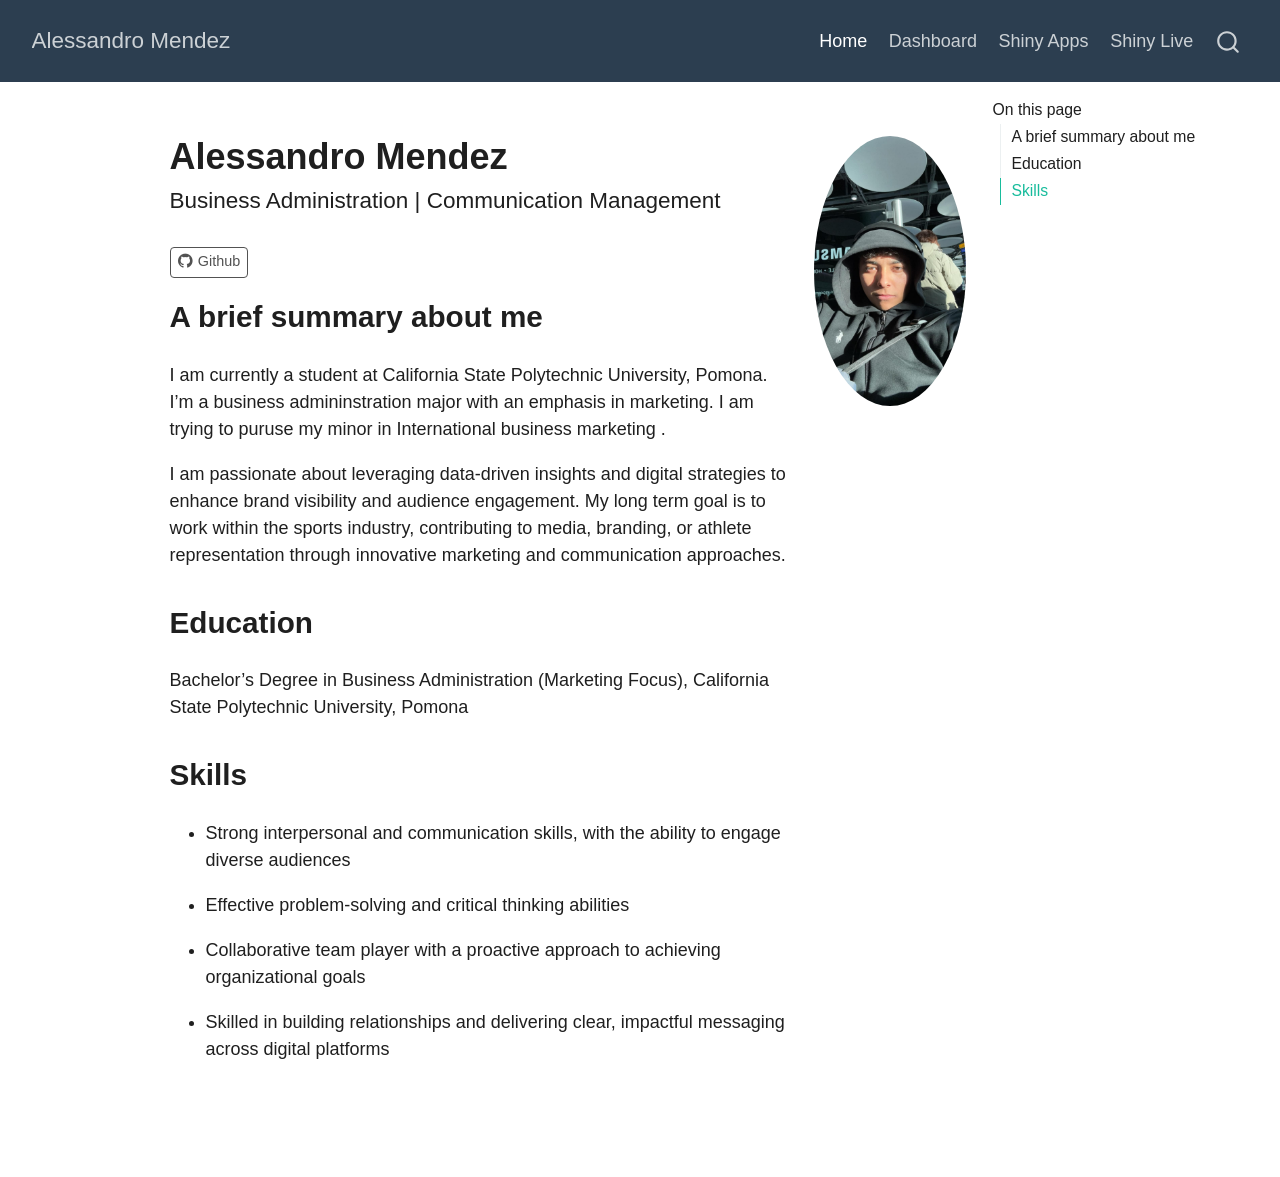
<file: docs/index.html>
<!DOCTYPE html>
<html xmlns="http://www.w3.org/1999/xhtml" lang="en" xml:lang="en"><head>

<meta charset="utf-8">
<meta name="generator" content="quarto-1.8.27">

<meta name="viewport" content="width=device-width, initial-scale=1.0, user-scalable=yes">


<title>Alessandro Mendez</title>
<style>
code{white-space: pre-wrap;}
span.smallcaps{font-variant: small-caps;}
div.columns{display: flex; gap: min(4vw, 1.5em);}
div.column{flex: auto; overflow-x: auto;}
div.hanging-indent{margin-left: 1.5em; text-indent: -1.5em;}
ul.task-list{list-style: none;}
ul.task-list li input[type="checkbox"] {
  width: 0.8em;
  margin: 0 0.8em 0.2em -1em; /* quarto-specific, see https://github.com/quarto-dev/quarto-cli/issues/4556 */ 
  vertical-align: middle;
}
</style>


<script src="site_libs/quarto-nav/quarto-nav.js"></script>
<script src="site_libs/quarto-nav/headroom.min.js"></script>
<script src="site_libs/clipboard/clipboard.min.js"></script>
<script src="site_libs/quarto-search/autocomplete.umd.js"></script>
<script src="site_libs/quarto-search/fuse.min.js"></script>
<script src="site_libs/quarto-search/quarto-search.js"></script>
<meta name="quarto:offset" content="./">
<script src="site_libs/quarto-html/quarto.js" type="module"></script>
<script src="site_libs/quarto-html/tabsets/tabsets.js" type="module"></script>
<script src="site_libs/quarto-html/axe/axe-check.js" type="module"></script>
<script src="site_libs/quarto-html/popper.min.js"></script>
<script src="site_libs/quarto-html/tippy.umd.min.js"></script>
<link href="site_libs/quarto-html/tippy.css" rel="stylesheet">
<link href="site_libs/quarto-html/quarto-syntax-highlighting-ed96de9b727972fe78a7b5d16c58bf87.css" rel="stylesheet" id="quarto-text-highlighting-styles">
<script src="site_libs/bootstrap/bootstrap.min.js"></script>
<link href="site_libs/bootstrap/bootstrap-icons.css" rel="stylesheet">
<link href="site_libs/bootstrap/bootstrap-ff14b27442d4be4425ef5af97c78c49d.min.css" rel="stylesheet" append-hash="true" id="quarto-bootstrap" data-mode="light">
<script id="quarto-search-options" type="application/json">{
  "location": "navbar",
  "copy-button": false,
  "collapse-after": 3,
  "panel-placement": "end",
  "type": "overlay",
  "limit": 50,
  "keyboard-shortcut": [
    "f",
    "/",
    "s"
  ],
  "show-item-context": false,
  "language": {
    "search-no-results-text": "No results",
    "search-matching-documents-text": "matching documents",
    "search-copy-link-title": "Copy link to search",
    "search-hide-matches-text": "Hide additional matches",
    "search-more-match-text": "more match in this document",
    "search-more-matches-text": "more matches in this document",
    "search-clear-button-title": "Clear",
    "search-text-placeholder": "",
    "search-detached-cancel-button-title": "Cancel",
    "search-submit-button-title": "Submit",
    "search-label": "Search"
  }
}</script>


<meta property="og:title" content="Alessandro Mendez">
<meta property="og:description" content="Business Administration | Communication Management">
<meta property="og:image" content="image.jpeg">
<meta property="og:site_name" content="Alessandro Mendez">
</head>

<body class="nav-fixed quarto-light">

<div id="quarto-search-results"></div>
  <header id="quarto-header" class="headroom fixed-top">
    <nav class="navbar navbar-expand-lg " data-bs-theme="dark">
      <div class="navbar-container container-fluid">
      <div class="navbar-brand-container mx-auto">
    <a class="navbar-brand" href="./index.html">
    <span class="navbar-title">Alessandro Mendez</span>
    </a>
  </div>
            <div id="quarto-search" class="" title="Search"></div>
          <button class="navbar-toggler" type="button" data-bs-toggle="collapse" data-bs-target="#navbarCollapse" aria-controls="navbarCollapse" role="menu" aria-expanded="false" aria-label="Toggle navigation" onclick="if (window.quartoToggleHeadroom) { window.quartoToggleHeadroom(); }">
  <span class="navbar-toggler-icon"></span>
</button>
          <div class="collapse navbar-collapse" id="navbarCollapse">
            <ul class="navbar-nav navbar-nav-scroll ms-auto">
  <li class="nav-item">
    <a class="nav-link active" href="./index.html" aria-current="page"> 
<span class="menu-text">Home</span></a>
  </li>  
  <li class="nav-item">
    <a class="nav-link" href="./dashboard.html"> 
<span class="menu-text">Dashboard</span></a>
  </li>  
  <li class="nav-item">
    <a class="nav-link" href="./shinyapps.html"> 
<span class="menu-text">Shiny Apps</span></a>
  </li>  
  <li class="nav-item">
    <a class="nav-link" href="./shinylive.html"> 
<span class="menu-text">Shiny Live</span></a>
  </li>  
</ul>
          </div> <!-- /navcollapse -->
            <div class="quarto-navbar-tools">
</div>
      </div> <!-- /container-fluid -->
    </nav>
</header>
<!-- content -->
<div id="quarto-content" class="quarto-container page-columns page-rows-contents page-layout-article page-navbar">
<!-- sidebar -->
<!-- margin-sidebar -->
    <div id="quarto-margin-sidebar" class="sidebar margin-sidebar">
        <nav id="TOC" role="doc-toc" class="toc-active">
    <h2 id="toc-title">On this page</h2>
  <ul>
  <li><a href="#a-brief-summary-about-me" id="toc-a-brief-summary-about-me" class="nav-link active" data-scroll-target="#a-brief-summary-about-me">A brief summary about me</a></li>
  <li><a href="#education" id="toc-education" class="nav-link" data-scroll-target="#education">Education</a></li>
  <li><a href="#skills" id="toc-skills" class="nav-link" data-scroll-target="#skills">Skills</a></li>
  </ul>
</nav>
    </div>
<!-- main -->
<div class="quarto-about-solana column-body">
  <div class="about-entity">
    <div class="entity-contents">
      <header id="title-block-header" class="quarto-title-block default">
<div class="quarto-title">
<h1 class="title">Alessandro Mendez</h1>
<p class="subtitle lead">Business Administration | Communication Management</p>
</div>
<div class="quarto-title-meta">
  </div>
</header> <div class="about-links">
  <a href="https://github.com/sandromen2" class="about-link" rel="" target="">
    <i class="bi bi-github"></i>
     <span class="about-link-text">Github</span>
  </a>
</div>
      <div class="about-contents"><main class="content" id="quarto-document-content">

<section id="a-brief-summary-about-me" class="level2">
<h2 data-anchor-id="a-brief-summary-about-me">A brief summary about me</h2>
<p>I am currently a student at California State Polytechnic University, Pomona. I’m a business admininstration major with an emphasis in marketing. I am trying to puruse my minor in International business marketing .</p>
<p>I am passionate about leveraging data-driven insights and digital strategies to enhance brand visibility and audience engagement. My long term goal is to work within the sports industry, contributing to media, branding, or athlete representation through innovative marketing and communication approaches.</p>
</section>
<section id="education" class="level2">
<h2 data-anchor-id="education">Education</h2>
<p>Bachelor’s Degree in Business Administration (Marketing Focus), California State Polytechnic University, Pomona</p>
</section>
<section id="skills" class="level2">
<h2 data-anchor-id="skills">Skills</h2>
<ul>
<li><p>Strong interpersonal and communication skills, with the ability to engage diverse audiences</p></li>
<li><p>Effective problem-solving and critical thinking abilities</p></li>
<li><p>Collaborative team player with a proactive approach to achieving organizational goals</p></li>
<li><p>Skilled in building relationships and delivering clear, impactful messaging across digital platforms</p></li>
</ul>


</section>
</main></div>
    </div>
    <img src="image.jpeg" class="about-image
  round " style="height: 15em; width: 15em;">
  </div>
</div>
 <!-- /main -->
<script id="quarto-html-after-body" type="application/javascript">
  window.document.addEventListener("DOMContentLoaded", function (event) {
    const isCodeAnnotation = (el) => {
      for (const clz of el.classList) {
        if (clz.startsWith('code-annotation-')) {                     
          return true;
        }
      }
      return false;
    }
    const onCopySuccess = function(e) {
      // button target
      const button = e.trigger;
      // don't keep focus
      button.blur();
      // flash "checked"
      button.classList.add('code-copy-button-checked');
      var currentTitle = button.getAttribute("title");
      button.setAttribute("title", "Copied!");
      let tooltip;
      if (window.bootstrap) {
        button.setAttribute("data-bs-toggle", "tooltip");
        button.setAttribute("data-bs-placement", "left");
        button.setAttribute("data-bs-title", "Copied!");
        tooltip = new bootstrap.Tooltip(button, 
          { trigger: "manual", 
            customClass: "code-copy-button-tooltip",
            offset: [0, -8]});
        tooltip.show();    
      }
      setTimeout(function() {
        if (tooltip) {
          tooltip.hide();
          button.removeAttribute("data-bs-title");
          button.removeAttribute("data-bs-toggle");
          button.removeAttribute("data-bs-placement");
        }
        button.setAttribute("title", currentTitle);
        button.classList.remove('code-copy-button-checked');
      }, 1000);
      // clear code selection
      e.clearSelection();
    }
    const getTextToCopy = function(trigger) {
      const outerScaffold = trigger.parentElement.cloneNode(true);
      const codeEl = outerScaffold.querySelector('code');
      for (const childEl of codeEl.children) {
        if (isCodeAnnotation(childEl)) {
          childEl.remove();
        }
      }
      return codeEl.innerText;
    }
    const clipboard = new window.ClipboardJS('.code-copy-button:not([data-in-quarto-modal])', {
      text: getTextToCopy
    });
    clipboard.on('success', onCopySuccess);
    if (window.document.getElementById('quarto-embedded-source-code-modal')) {
      const clipboardModal = new window.ClipboardJS('.code-copy-button[data-in-quarto-modal]', {
        text: getTextToCopy,
        container: window.document.getElementById('quarto-embedded-source-code-modal')
      });
      clipboardModal.on('success', onCopySuccess);
    }
      var localhostRegex = new RegExp(/^(?:http|https):\/\/localhost\:?[0-9]*\//);
      var mailtoRegex = new RegExp(/^mailto:/);
        var filterRegex = new RegExp('/' + window.location.host + '/');
      var isInternal = (href) => {
          return filterRegex.test(href) || localhostRegex.test(href) || mailtoRegex.test(href);
      }
      // Inspect non-navigation links and adorn them if external
     var links = window.document.querySelectorAll('a[href]:not(.nav-link):not(.navbar-brand):not(.toc-action):not(.sidebar-link):not(.sidebar-item-toggle):not(.pagination-link):not(.no-external):not([aria-hidden]):not(.dropdown-item):not(.quarto-navigation-tool):not(.about-link)');
      for (var i=0; i<links.length; i++) {
        const link = links[i];
        if (!isInternal(link.href)) {
          // undo the damage that might have been done by quarto-nav.js in the case of
          // links that we want to consider external
          if (link.dataset.originalHref !== undefined) {
            link.href = link.dataset.originalHref;
          }
        }
      }
    function tippyHover(el, contentFn, onTriggerFn, onUntriggerFn) {
      const config = {
        allowHTML: true,
        maxWidth: 500,
        delay: 100,
        arrow: false,
        appendTo: function(el) {
            return el.parentElement;
        },
        interactive: true,
        interactiveBorder: 10,
        theme: 'quarto',
        placement: 'bottom-start',
      };
      if (contentFn) {
        config.content = contentFn;
      }
      if (onTriggerFn) {
        config.onTrigger = onTriggerFn;
      }
      if (onUntriggerFn) {
        config.onUntrigger = onUntriggerFn;
      }
      window.tippy(el, config); 
    }
    const noterefs = window.document.querySelectorAll('a[role="doc-noteref"]');
    for (var i=0; i<noterefs.length; i++) {
      const ref = noterefs[i];
      tippyHover(ref, function() {
        // use id or data attribute instead here
        let href = ref.getAttribute('data-footnote-href') || ref.getAttribute('href');
        try { href = new URL(href).hash; } catch {}
        const id = href.replace(/^#\/?/, "");
        const note = window.document.getElementById(id);
        if (note) {
          return note.innerHTML;
        } else {
          return "";
        }
      });
    }
    const xrefs = window.document.querySelectorAll('a.quarto-xref');
    const processXRef = (id, note) => {
      // Strip column container classes
      const stripColumnClz = (el) => {
        el.classList.remove("page-full", "page-columns");
        if (el.children) {
          for (const child of el.children) {
            stripColumnClz(child);
          }
        }
      }
      stripColumnClz(note)
      if (id === null || id.startsWith('sec-')) {
        // Special case sections, only their first couple elements
        const container = document.createElement("div");
        if (note.children && note.children.length > 2) {
          container.appendChild(note.children[0].cloneNode(true));
          for (let i = 1; i < note.children.length; i++) {
            const child = note.children[i];
            if (child.tagName === "P" && child.innerText === "") {
              continue;
            } else {
              container.appendChild(child.cloneNode(true));
              break;
            }
          }
          if (window.Quarto?.typesetMath) {
            window.Quarto.typesetMath(container);
          }
          return container.innerHTML
        } else {
          if (window.Quarto?.typesetMath) {
            window.Quarto.typesetMath(note);
          }
          return note.innerHTML;
        }
      } else {
        // Remove any anchor links if they are present
        const anchorLink = note.querySelector('a.anchorjs-link');
        if (anchorLink) {
          anchorLink.remove();
        }
        if (window.Quarto?.typesetMath) {
          window.Quarto.typesetMath(note);
        }
        if (note.classList.contains("callout")) {
          return note.outerHTML;
        } else {
          return note.innerHTML;
        }
      }
    }
    for (var i=0; i<xrefs.length; i++) {
      const xref = xrefs[i];
      tippyHover(xref, undefined, function(instance) {
        instance.disable();
        let url = xref.getAttribute('href');
        let hash = undefined; 
        if (url.startsWith('#')) {
          hash = url;
        } else {
          try { hash = new URL(url).hash; } catch {}
        }
        if (hash) {
          const id = hash.replace(/^#\/?/, "");
          const note = window.document.getElementById(id);
          if (note !== null) {
            try {
              const html = processXRef(id, note.cloneNode(true));
              instance.setContent(html);
            } finally {
              instance.enable();
              instance.show();
            }
          } else {
            // See if we can fetch this
            fetch(url.split('#')[0])
            .then(res => res.text())
            .then(html => {
              const parser = new DOMParser();
              const htmlDoc = parser.parseFromString(html, "text/html");
              const note = htmlDoc.getElementById(id);
              if (note !== null) {
                const html = processXRef(id, note);
                instance.setContent(html);
              } 
            }).finally(() => {
              instance.enable();
              instance.show();
            });
          }
        } else {
          // See if we can fetch a full url (with no hash to target)
          // This is a special case and we should probably do some content thinning / targeting
          fetch(url)
          .then(res => res.text())
          .then(html => {
            const parser = new DOMParser();
            const htmlDoc = parser.parseFromString(html, "text/html");
            const note = htmlDoc.querySelector('main.content');
            if (note !== null) {
              // This should only happen for chapter cross references
              // (since there is no id in the URL)
              // remove the first header
              if (note.children.length > 0 && note.children[0].tagName === "HEADER") {
                note.children[0].remove();
              }
              const html = processXRef(null, note);
              instance.setContent(html);
            } 
          }).finally(() => {
            instance.enable();
            instance.show();
          });
        }
      }, function(instance) {
      });
    }
        let selectedAnnoteEl;
        const selectorForAnnotation = ( cell, annotation) => {
          let cellAttr = 'data-code-cell="' + cell + '"';
          let lineAttr = 'data-code-annotation="' +  annotation + '"';
          const selector = 'span[' + cellAttr + '][' + lineAttr + ']';
          return selector;
        }
        const selectCodeLines = (annoteEl) => {
          const doc = window.document;
          const targetCell = annoteEl.getAttribute("data-target-cell");
          const targetAnnotation = annoteEl.getAttribute("data-target-annotation");
          const annoteSpan = window.document.querySelector(selectorForAnnotation(targetCell, targetAnnotation));
          const lines = annoteSpan.getAttribute("data-code-lines").split(",");
          const lineIds = lines.map((line) => {
            return targetCell + "-" + line;
          })
          let top = null;
          let height = null;
          let parent = null;
          if (lineIds.length > 0) {
              //compute the position of the single el (top and bottom and make a div)
              const el = window.document.getElementById(lineIds[0]);
              top = el.offsetTop;
              height = el.offsetHeight;
              parent = el.parentElement.parentElement;
            if (lineIds.length > 1) {
              const lastEl = window.document.getElementById(lineIds[lineIds.length - 1]);
              const bottom = lastEl.offsetTop + lastEl.offsetHeight;
              height = bottom - top;
            }
            if (top !== null && height !== null && parent !== null) {
              // cook up a div (if necessary) and position it 
              let div = window.document.getElementById("code-annotation-line-highlight");
              if (div === null) {
                div = window.document.createElement("div");
                div.setAttribute("id", "code-annotation-line-highlight");
                div.style.position = 'absolute';
                parent.appendChild(div);
              }
              div.style.top = top - 2 + "px";
              div.style.height = height + 4 + "px";
              div.style.left = 0;
              let gutterDiv = window.document.getElementById("code-annotation-line-highlight-gutter");
              if (gutterDiv === null) {
                gutterDiv = window.document.createElement("div");
                gutterDiv.setAttribute("id", "code-annotation-line-highlight-gutter");
                gutterDiv.style.position = 'absolute';
                const codeCell = window.document.getElementById(targetCell);
                const gutter = codeCell.querySelector('.code-annotation-gutter');
                gutter.appendChild(gutterDiv);
              }
              gutterDiv.style.top = top - 2 + "px";
              gutterDiv.style.height = height + 4 + "px";
            }
            selectedAnnoteEl = annoteEl;
          }
        };
        const unselectCodeLines = () => {
          const elementsIds = ["code-annotation-line-highlight", "code-annotation-line-highlight-gutter"];
          elementsIds.forEach((elId) => {
            const div = window.document.getElementById(elId);
            if (div) {
              div.remove();
            }
          });
          selectedAnnoteEl = undefined;
        };
          // Handle positioning of the toggle
      window.addEventListener(
        "resize",
        throttle(() => {
          elRect = undefined;
          if (selectedAnnoteEl) {
            selectCodeLines(selectedAnnoteEl);
          }
        }, 10)
      );
      function throttle(fn, ms) {
      let throttle = false;
      let timer;
        return (...args) => {
          if(!throttle) { // first call gets through
              fn.apply(this, args);
              throttle = true;
          } else { // all the others get throttled
              if(timer) clearTimeout(timer); // cancel #2
              timer = setTimeout(() => {
                fn.apply(this, args);
                timer = throttle = false;
              }, ms);
          }
        };
      }
        // Attach click handler to the DT
        const annoteDls = window.document.querySelectorAll('dt[data-target-cell]');
        for (const annoteDlNode of annoteDls) {
          annoteDlNode.addEventListener('click', (event) => {
            const clickedEl = event.target;
            if (clickedEl !== selectedAnnoteEl) {
              unselectCodeLines();
              const activeEl = window.document.querySelector('dt[data-target-cell].code-annotation-active');
              if (activeEl) {
                activeEl.classList.remove('code-annotation-active');
              }
              selectCodeLines(clickedEl);
              clickedEl.classList.add('code-annotation-active');
            } else {
              // Unselect the line
              unselectCodeLines();
              clickedEl.classList.remove('code-annotation-active');
            }
          });
        }
    const findCites = (el) => {
      const parentEl = el.parentElement;
      if (parentEl) {
        const cites = parentEl.dataset.cites;
        if (cites) {
          return {
            el,
            cites: cites.split(' ')
          };
        } else {
          return findCites(el.parentElement)
        }
      } else {
        return undefined;
      }
    };
    var bibliorefs = window.document.querySelectorAll('a[role="doc-biblioref"]');
    for (var i=0; i<bibliorefs.length; i++) {
      const ref = bibliorefs[i];
      const citeInfo = findCites(ref);
      if (citeInfo) {
        tippyHover(citeInfo.el, function() {
          var popup = window.document.createElement('div');
          citeInfo.cites.forEach(function(cite) {
            var citeDiv = window.document.createElement('div');
            citeDiv.classList.add('hanging-indent');
            citeDiv.classList.add('csl-entry');
            var biblioDiv = window.document.getElementById('ref-' + cite);
            if (biblioDiv) {
              citeDiv.innerHTML = biblioDiv.innerHTML;
            }
            popup.appendChild(citeDiv);
          });
          return popup.innerHTML;
        });
      }
    }
  });
  </script>
</div> <!-- /content -->




</body></html>
</file>
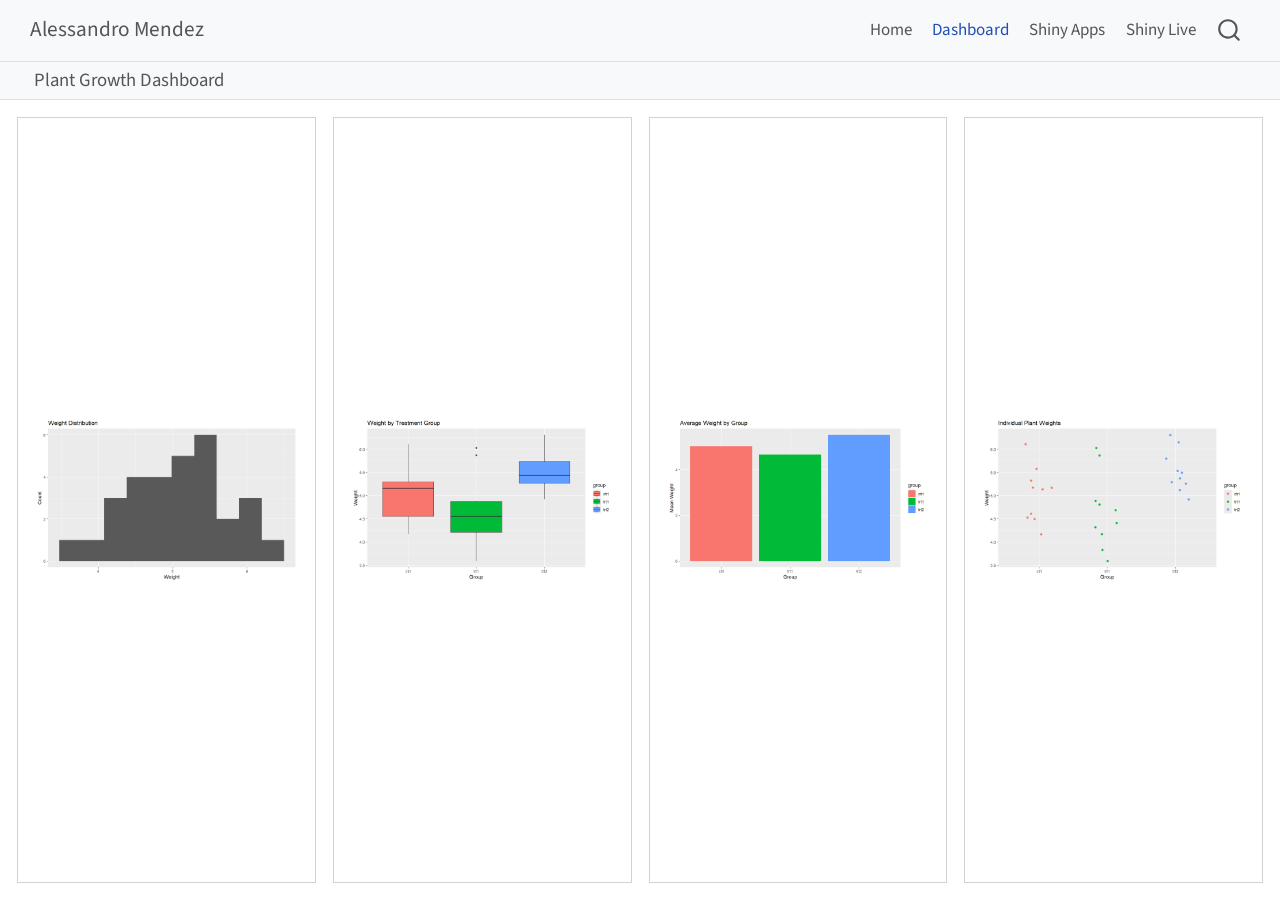
<file: docs/dashboard.html>
<!DOCTYPE html>
<html xmlns="http://www.w3.org/1999/xhtml" lang="en" xml:lang="en"><head>

<meta charset="utf-8">
<meta name="generator" content="quarto-1.8.27">

<meta name="viewport" content="width=device-width, initial-scale=1.0, user-scalable=yes">


<title>Plant Growth Dashboard – Alessandro Mendez</title>
<style>
code{white-space: pre-wrap;}
span.smallcaps{font-variant: small-caps;}
div.columns{display: flex; gap: min(4vw, 1.5em);}
div.column{flex: auto; overflow-x: auto;}
div.hanging-indent{margin-left: 1.5em; text-indent: -1.5em;}
ul.task-list{list-style: none;}
ul.task-list li input[type="checkbox"] {
  width: 0.8em;
  margin: 0 0.8em 0.2em -1em; /* quarto-specific, see https://github.com/quarto-dev/quarto-cli/issues/4556 */ 
  vertical-align: middle;
}
</style>


<script src="site_libs/quarto-nav/quarto-nav.js"></script>
<script src="site_libs/quarto-nav/headroom.min.js"></script>
<script src="site_libs/clipboard/clipboard.min.js"></script>
<script src="site_libs/quarto-search/autocomplete.umd.js"></script>
<script src="site_libs/quarto-search/fuse.min.js"></script>
<script src="site_libs/quarto-search/quarto-search.js"></script>
<meta name="quarto:offset" content="./">
<script src="site_libs/quarto-html/quarto.js" type="module"></script>
<script src="site_libs/quarto-html/tabsets/tabsets.js" type="module"></script>
<script src="site_libs/quarto-html/axe/axe-check.js" type="module"></script>
<script src="site_libs/quarto-html/popper.min.js"></script>
<script src="site_libs/quarto-html/tippy.umd.min.js"></script>
<script src="site_libs/quarto-html/anchor.min.js"></script>
<link href="site_libs/quarto-html/tippy.css" rel="stylesheet">
<link href="site_libs/quarto-html/quarto-syntax-highlighting-ed96de9b727972fe78a7b5d16c58bf87.css" rel="stylesheet" class="quarto-color-scheme" id="quarto-text-highlighting-styles">
<link href="site_libs/quarto-html/quarto-syntax-highlighting-dark-4d9afe2b8d18ee9fa5d0d57b5ed4214d.css" rel="stylesheet" class="quarto-color-scheme quarto-color-alternate" id="quarto-text-highlighting-styles">
<link href="site_libs/quarto-html/quarto-syntax-highlighting-ed96de9b727972fe78a7b5d16c58bf87.css" rel="stylesheet" class="quarto-color-scheme-extra" id="quarto-text-highlighting-styles">
<script src="site_libs/bootstrap/bootstrap.min.js"></script>
<link href="site_libs/bootstrap/bootstrap-icons.css" rel="stylesheet">
<link href="site_libs/bootstrap/bootstrap-e31584831b205ffbb2d98406f31c2a5b.min.css" rel="stylesheet" append-hash="true" class="quarto-color-scheme" id="quarto-bootstrap" data-mode="light">
<link href="site_libs/bootstrap/bootstrap-dark-e31584831b205ffbb2d98406f31c2a5b.min.css" rel="stylesheet" append-hash="true" class="quarto-color-scheme quarto-color-alternate" id="quarto-bootstrap" data-mode="light">
<link href="site_libs/bootstrap/bootstrap-e31584831b205ffbb2d98406f31c2a5b.min.css" rel="stylesheet" append-hash="true" class="quarto-color-scheme-extra" id="quarto-bootstrap" data-mode="light">
<script src="site_libs/quarto-dashboard/quarto-dashboard.js"></script>
<script src="site_libs/quarto-dashboard/stickythead.js"></script>



<script src="site_libs/quarto-dashboard/web-components.js" type="module"></script>
<script src="site_libs/quarto-dashboard/components.js"></script>

<script id="quarto-search-options" type="application/json">{
  "location": "navbar",
  "copy-button": false,
  "collapse-after": 3,
  "panel-placement": "end",
  "type": "overlay",
  "limit": 50,
  "keyboard-shortcut": [
    "f",
    "/",
    "s"
  ],
  "show-item-context": false,
  "language": {
    "search-no-results-text": "No results",
    "search-matching-documents-text": "matching documents",
    "search-copy-link-title": "Copy link to search",
    "search-hide-matches-text": "Hide additional matches",
    "search-more-match-text": "more match in this document",
    "search-more-matches-text": "more matches in this document",
    "search-clear-button-title": "Clear",
    "search-text-placeholder": "",
    "search-detached-cancel-button-title": "Cancel",
    "search-submit-button-title": "Submit",
    "search-label": "Search"
  }
}</script>


<meta property="og:title" content="Plant Growth Dashboard – Alessandro Mendez">
<meta property="og:site_name" content="Alessandro Mendez">
</head>

<body class="quarto-dashboard nav-fixed dashboard-fill fullcontent quarto-light">


<div id="quarto-search-results"></div>
  <header id="quarto-header" class="headroom fixed-top">
    <nav class="navbar navbar-expand-lg " data-bs-theme="dark">
      <div class="navbar-container container-fluid">
      <div class="navbar-brand-container mx-auto">
    <a class="navbar-brand" href="./index.html">
    <span class="navbar-title">Alessandro Mendez</span>
    </a>
  </div>
            <div id="quarto-search" class="" title="Search"></div>
          <button class="navbar-toggler" type="button" data-bs-toggle="collapse" data-bs-target="#navbarCollapse" aria-controls="navbarCollapse" role="menu" aria-expanded="false" aria-label="Toggle navigation" onclick="if (window.quartoToggleHeadroom) { window.quartoToggleHeadroom(); }">
  <span class="navbar-toggler-icon"></span>
</button>
          <div class="collapse navbar-collapse" id="navbarCollapse">
            <ul class="navbar-nav navbar-nav-scroll ms-auto">
  <li class="nav-item">
    <a class="nav-link" href="./index.html"> 
<span class="menu-text">Home</span></a>
  </li>  
  <li class="nav-item">
    <a class="nav-link active" href="./dashboard.html" aria-current="page"> 
<span class="menu-text">Dashboard</span></a>
  </li>  
  <li class="nav-item">
    <a class="nav-link" href="./shinyapps.html"> 
<span class="menu-text">Shiny Apps</span></a>
  </li>  
  <li class="nav-item">
    <a class="nav-link" href="./shinylive.html"> 
<span class="menu-text">Shiny Live</span></a>
  </li>  
</ul>
          </div> <!-- /navcollapse -->
            <div class="quarto-navbar-tools">
</div>
      </div> <!-- /container-fluid -->
    </nav>
<header id="quarto-dashboard-header">
<nav class="navbar navbar-expand-md slim" data-bs-theme="dark">
  <div class="navbar-container container-fluid">
    <button class="navbar-toggler hidden" type="button" data-bs-toggle="collapse" data-bs-target="#dashboard-collapse" aria-controls="dashboard-collapse" aria-expanded="false" aria-label="Toggle navigation">
      <span class="navbar-toggler-icon"></span>
    </button>    


    <div class="navbar-brand-container">


      <div class="navbar-title">
        <div class="navbar-title-text"><a href="#">Plant Growth Dashboard</a></div>
        
        
      </div>
    </div>
</div>
</nav>
</header></header>
<!-- content -->
<div id="quarto-content" class="quarto-container page-layout-custom page-navbar quarto-dashboard-content bslib-gap-spacing html-fill-container bslib-page-fill">
<!-- sidebar -->
<!-- margin-sidebar -->
<!-- main -->

<div class="bslib-grid-item html-fill-item bslib-grid" data-layout="fill" style="display: grid; grid-template-columns: minmax(3em, 1fr) minmax(3em, 1fr) minmax(3em, 1fr) minmax(3em, 1fr);
grid-auto-rows: minmax(0, 1fr);">
<div class="card cell bslib-card html-fill-container" data-bslib-card-init="" data-require-bs-caller="card()" data-full-screen="false">
<div class="card-body html-fill-item html-fill-container">
<div class="cell-output-display html-fill-item html-fill-container">
<img src="dashboard_files/figure-html/unnamed-chunk-2-1.png" class="img-fluid quarto-dashboard-img-contain">
</div>
</div>
<bslib-tooltip placement="auto" bsoptions="[]" data-require-bs-version="5" data-require-bs-caller="tooltip()">
    <template>Expand</template>
    <span class="bslib-full-screen-enter badge rounded-pill">
        <svg xmlns="http://www.w3.org/2000/svg" viewbox="0 0 24 24" style="height:1em;width:1em;" aria-hidden="true" role="img"><path d="M20 5C20 4.4 19.6 4 19 4H13C12.4 4 12 3.6 12 3C12 2.4 12.4 2 13 2H21C21.6 2 22 2.4 22 3V11C22 11.6 21.6 12 21 12C20.4 12 20 11.6 20 11V5ZM4 19C4 19.6 4.4 20 5 20H11C11.6 20 12 20.4 12 21C12 21.6 11.6 22 11 22H3C2.4 22 2 21.6 2 21V13C2 12.4 2.4 12 3 12C3.6 12 4 12.4 4 13V19Z"></path></svg>
    </span>
</bslib-tooltip><script data-bslib-card-init="">bslib.Card.initializeAllCards();</script></div><div class="card cell bslib-card html-fill-container" data-bslib-card-init="" data-require-bs-caller="card()" data-full-screen="false">
<div class="card-body html-fill-item html-fill-container">
<div class="cell-output-display html-fill-item html-fill-container">
<img src="dashboard_files/figure-html/unnamed-chunk-3-1.png" class="img-fluid quarto-dashboard-img-contain">
</div>
</div>
<bslib-tooltip placement="auto" bsoptions="[]" data-require-bs-version="5" data-require-bs-caller="tooltip()">
    <template>Expand</template>
    <span class="bslib-full-screen-enter badge rounded-pill">
        <svg xmlns="http://www.w3.org/2000/svg" viewbox="0 0 24 24" style="height:1em;width:1em;" aria-hidden="true" role="img"><path d="M20 5C20 4.4 19.6 4 19 4H13C12.4 4 12 3.6 12 3C12 2.4 12.4 2 13 2H21C21.6 2 22 2.4 22 3V11C22 11.6 21.6 12 21 12C20.4 12 20 11.6 20 11V5ZM4 19C4 19.6 4.4 20 5 20H11C11.6 20 12 20.4 12 21C12 21.6 11.6 22 11 22H3C2.4 22 2 21.6 2 21V13C2 12.4 2.4 12 3 12C3.6 12 4 12.4 4 13V19Z"></path></svg>
    </span>
</bslib-tooltip><script data-bslib-card-init="">bslib.Card.initializeAllCards();</script></div><div class="card cell bslib-card html-fill-container" data-bslib-card-init="" data-require-bs-caller="card()" data-full-screen="false">
<div class="card-body html-fill-item html-fill-container">
<div class="cell-output-display html-fill-item html-fill-container">
<img src="dashboard_files/figure-html/unnamed-chunk-4-1.png" class="img-fluid quarto-dashboard-img-contain">
</div>
</div>
<bslib-tooltip placement="auto" bsoptions="[]" data-require-bs-version="5" data-require-bs-caller="tooltip()">
    <template>Expand</template>
    <span class="bslib-full-screen-enter badge rounded-pill">
        <svg xmlns="http://www.w3.org/2000/svg" viewbox="0 0 24 24" style="height:1em;width:1em;" aria-hidden="true" role="img"><path d="M20 5C20 4.4 19.6 4 19 4H13C12.4 4 12 3.6 12 3C12 2.4 12.4 2 13 2H21C21.6 2 22 2.4 22 3V11C22 11.6 21.6 12 21 12C20.4 12 20 11.6 20 11V5ZM4 19C4 19.6 4.4 20 5 20H11C11.6 20 12 20.4 12 21C12 21.6 11.6 22 11 22H3C2.4 22 2 21.6 2 21V13C2 12.4 2.4 12 3 12C3.6 12 4 12.4 4 13V19Z"></path></svg>
    </span>
</bslib-tooltip><script data-bslib-card-init="">bslib.Card.initializeAllCards();</script></div><div class="card cell bslib-card html-fill-container" data-bslib-card-init="" data-require-bs-caller="card()" data-full-screen="false">
<div class="card-body html-fill-item html-fill-container">
<div class="cell-output-display html-fill-item html-fill-container">
<img src="dashboard_files/figure-html/unnamed-chunk-5-1.png" class="img-fluid quarto-dashboard-img-contain">
</div>
</div>
<bslib-tooltip placement="auto" bsoptions="[]" data-require-bs-version="5" data-require-bs-caller="tooltip()">
    <template>Expand</template>
    <span class="bslib-full-screen-enter badge rounded-pill">
        <svg xmlns="http://www.w3.org/2000/svg" viewbox="0 0 24 24" style="height:1em;width:1em;" aria-hidden="true" role="img"><path d="M20 5C20 4.4 19.6 4 19 4H13C12.4 4 12 3.6 12 3C12 2.4 12.4 2 13 2H21C21.6 2 22 2.4 22 3V11C22 11.6 21.6 12 21 12C20.4 12 20 11.6 20 11V5ZM4 19C4 19.6 4.4 20 5 20H11C11.6 20 12 20.4 12 21C12 21.6 11.6 22 11 22H3C2.4 22 2 21.6 2 21V13C2 12.4 2.4 12 3 12C3.6 12 4 12.4 4 13V19Z"></path></svg>
    </span>
</bslib-tooltip><script data-bslib-card-init="">bslib.Card.initializeAllCards();</script></div><div id="3ade8a4a-fb1d-4a6c-8409-ac45482d5fc9" class="hidden">

</div>
</div>


<script id="quarto-html-after-body" type="application/javascript">
  window.document.addEventListener("DOMContentLoaded", function (event) {
    const icon = "";
    const anchorJS = new window.AnchorJS();
    anchorJS.options = {
      placement: 'right',
      icon: icon
    };
    anchorJS.add('.anchored');
    const isCodeAnnotation = (el) => {
      for (const clz of el.classList) {
        if (clz.startsWith('code-annotation-')) {                     
          return true;
        }
      }
      return false;
    }
    const onCopySuccess = function(e) {
      // button target
      const button = e.trigger;
      // don't keep focus
      button.blur();
      // flash "checked"
      button.classList.add('code-copy-button-checked');
      var currentTitle = button.getAttribute("title");
      button.setAttribute("title", "Copied!");
      let tooltip;
      if (window.bootstrap) {
        button.setAttribute("data-bs-toggle", "tooltip");
        button.setAttribute("data-bs-placement", "left");
        button.setAttribute("data-bs-title", "Copied!");
        tooltip = new bootstrap.Tooltip(button, 
          { trigger: "manual", 
            customClass: "code-copy-button-tooltip",
            offset: [0, -8]});
        tooltip.show();    
      }
      setTimeout(function() {
        if (tooltip) {
          tooltip.hide();
          button.removeAttribute("data-bs-title");
          button.removeAttribute("data-bs-toggle");
          button.removeAttribute("data-bs-placement");
        }
        button.setAttribute("title", currentTitle);
        button.classList.remove('code-copy-button-checked');
      }, 1000);
      // clear code selection
      e.clearSelection();
    }
    const getTextToCopy = function(trigger) {
      const outerScaffold = trigger.parentElement.cloneNode(true);
      const codeEl = outerScaffold.querySelector('code');
      for (const childEl of codeEl.children) {
        if (isCodeAnnotation(childEl)) {
          childEl.remove();
        }
      }
      return codeEl.innerText;
    }
    const clipboard = new window.ClipboardJS('.code-copy-button:not([data-in-quarto-modal])', {
      text: getTextToCopy
    });
    clipboard.on('success', onCopySuccess);
    if (window.document.getElementById('quarto-embedded-source-code-modal')) {
      const clipboardModal = new window.ClipboardJS('.code-copy-button[data-in-quarto-modal]', {
        text: getTextToCopy,
        container: window.document.getElementById('quarto-embedded-source-code-modal')
      });
      clipboardModal.on('success', onCopySuccess);
    }
      var localhostRegex = new RegExp(/^(?:http|https):\/\/localhost\:?[0-9]*\//);
      var mailtoRegex = new RegExp(/^mailto:/);
        var filterRegex = new RegExp('/' + window.location.host + '/');
      var isInternal = (href) => {
          return filterRegex.test(href) || localhostRegex.test(href) || mailtoRegex.test(href);
      }
      // Inspect non-navigation links and adorn them if external
     var links = window.document.querySelectorAll('a[href]:not(.nav-link):not(.navbar-brand):not(.toc-action):not(.sidebar-link):not(.sidebar-item-toggle):not(.pagination-link):not(.no-external):not([aria-hidden]):not(.dropdown-item):not(.quarto-navigation-tool):not(.about-link)');
      for (var i=0; i<links.length; i++) {
        const link = links[i];
        if (!isInternal(link.href)) {
          // undo the damage that might have been done by quarto-nav.js in the case of
          // links that we want to consider external
          if (link.dataset.originalHref !== undefined) {
            link.href = link.dataset.originalHref;
          }
        }
      }
    function tippyHover(el, contentFn, onTriggerFn, onUntriggerFn) {
      const config = {
        allowHTML: true,
        maxWidth: 500,
        delay: 100,
        arrow: false,
        appendTo: function(el) {
            return el.parentElement;
        },
        interactive: true,
        interactiveBorder: 10,
        theme: 'quarto',
        placement: 'bottom-start',
      };
      if (contentFn) {
        config.content = contentFn;
      }
      if (onTriggerFn) {
        config.onTrigger = onTriggerFn;
      }
      if (onUntriggerFn) {
        config.onUntrigger = onUntriggerFn;
      }
      window.tippy(el, config); 
    }
    const noterefs = window.document.querySelectorAll('a[role="doc-noteref"]');
    for (var i=0; i<noterefs.length; i++) {
      const ref = noterefs[i];
      tippyHover(ref, function() {
        // use id or data attribute instead here
        let href = ref.getAttribute('data-footnote-href') || ref.getAttribute('href');
        try { href = new URL(href).hash; } catch {}
        const id = href.replace(/^#\/?/, "");
        const note = window.document.getElementById(id);
        if (note) {
          return note.innerHTML;
        } else {
          return "";
        }
      });
    }
    const xrefs = window.document.querySelectorAll('a.quarto-xref');
    const processXRef = (id, note) => {
      // Strip column container classes
      const stripColumnClz = (el) => {
        el.classList.remove("page-full", "page-columns");
        if (el.children) {
          for (const child of el.children) {
            stripColumnClz(child);
          }
        }
      }
      stripColumnClz(note)
      if (id === null || id.startsWith('sec-')) {
        // Special case sections, only their first couple elements
        const container = document.createElement("div");
        if (note.children && note.children.length > 2) {
          container.appendChild(note.children[0].cloneNode(true));
          for (let i = 1; i < note.children.length; i++) {
            const child = note.children[i];
            if (child.tagName === "P" && child.innerText === "") {
              continue;
            } else {
              container.appendChild(child.cloneNode(true));
              break;
            }
          }
          if (window.Quarto?.typesetMath) {
            window.Quarto.typesetMath(container);
          }
          return container.innerHTML
        } else {
          if (window.Quarto?.typesetMath) {
            window.Quarto.typesetMath(note);
          }
          return note.innerHTML;
        }
      } else {
        // Remove any anchor links if they are present
        const anchorLink = note.querySelector('a.anchorjs-link');
        if (anchorLink) {
          anchorLink.remove();
        }
        if (window.Quarto?.typesetMath) {
          window.Quarto.typesetMath(note);
        }
        if (note.classList.contains("callout")) {
          return note.outerHTML;
        } else {
          return note.innerHTML;
        }
      }
    }
    for (var i=0; i<xrefs.length; i++) {
      const xref = xrefs[i];
      tippyHover(xref, undefined, function(instance) {
        instance.disable();
        let url = xref.getAttribute('href');
        let hash = undefined; 
        if (url.startsWith('#')) {
          hash = url;
        } else {
          try { hash = new URL(url).hash; } catch {}
        }
        if (hash) {
          const id = hash.replace(/^#\/?/, "");
          const note = window.document.getElementById(id);
          if (note !== null) {
            try {
              const html = processXRef(id, note.cloneNode(true));
              instance.setContent(html);
            } finally {
              instance.enable();
              instance.show();
            }
          } else {
            // See if we can fetch this
            fetch(url.split('#')[0])
            .then(res => res.text())
            .then(html => {
              const parser = new DOMParser();
              const htmlDoc = parser.parseFromString(html, "text/html");
              const note = htmlDoc.getElementById(id);
              if (note !== null) {
                const html = processXRef(id, note);
                instance.setContent(html);
              } 
            }).finally(() => {
              instance.enable();
              instance.show();
            });
          }
        } else {
          // See if we can fetch a full url (with no hash to target)
          // This is a special case and we should probably do some content thinning / targeting
          fetch(url)
          .then(res => res.text())
          .then(html => {
            const parser = new DOMParser();
            const htmlDoc = parser.parseFromString(html, "text/html");
            const note = htmlDoc.querySelector('main.content');
            if (note !== null) {
              // This should only happen for chapter cross references
              // (since there is no id in the URL)
              // remove the first header
              if (note.children.length > 0 && note.children[0].tagName === "HEADER") {
                note.children[0].remove();
              }
              const html = processXRef(null, note);
              instance.setContent(html);
            } 
          }).finally(() => {
            instance.enable();
            instance.show();
          });
        }
      }, function(instance) {
      });
    }
        let selectedAnnoteEl;
        const selectorForAnnotation = ( cell, annotation) => {
          let cellAttr = 'data-code-cell="' + cell + '"';
          let lineAttr = 'data-code-annotation="' +  annotation + '"';
          const selector = 'span[' + cellAttr + '][' + lineAttr + ']';
          return selector;
        }
        const selectCodeLines = (annoteEl) => {
          const doc = window.document;
          const targetCell = annoteEl.getAttribute("data-target-cell");
          const targetAnnotation = annoteEl.getAttribute("data-target-annotation");
          const annoteSpan = window.document.querySelector(selectorForAnnotation(targetCell, targetAnnotation));
          const lines = annoteSpan.getAttribute("data-code-lines").split(",");
          const lineIds = lines.map((line) => {
            return targetCell + "-" + line;
          })
          let top = null;
          let height = null;
          let parent = null;
          if (lineIds.length > 0) {
              //compute the position of the single el (top and bottom and make a div)
              const el = window.document.getElementById(lineIds[0]);
              top = el.offsetTop;
              height = el.offsetHeight;
              parent = el.parentElement.parentElement;
            if (lineIds.length > 1) {
              const lastEl = window.document.getElementById(lineIds[lineIds.length - 1]);
              const bottom = lastEl.offsetTop + lastEl.offsetHeight;
              height = bottom - top;
            }
            if (top !== null && height !== null && parent !== null) {
              // cook up a div (if necessary) and position it 
              let div = window.document.getElementById("code-annotation-line-highlight");
              if (div === null) {
                div = window.document.createElement("div");
                div.setAttribute("id", "code-annotation-line-highlight");
                div.style.position = 'absolute';
                parent.appendChild(div);
              }
              div.style.top = top - 2 + "px";
              div.style.height = height + 4 + "px";
              div.style.left = 0;
              let gutterDiv = window.document.getElementById("code-annotation-line-highlight-gutter");
              if (gutterDiv === null) {
                gutterDiv = window.document.createElement("div");
                gutterDiv.setAttribute("id", "code-annotation-line-highlight-gutter");
                gutterDiv.style.position = 'absolute';
                const codeCell = window.document.getElementById(targetCell);
                const gutter = codeCell.querySelector('.code-annotation-gutter');
                gutter.appendChild(gutterDiv);
              }
              gutterDiv.style.top = top - 2 + "px";
              gutterDiv.style.height = height + 4 + "px";
            }
            selectedAnnoteEl = annoteEl;
          }
        };
        const unselectCodeLines = () => {
          const elementsIds = ["code-annotation-line-highlight", "code-annotation-line-highlight-gutter"];
          elementsIds.forEach((elId) => {
            const div = window.document.getElementById(elId);
            if (div) {
              div.remove();
            }
          });
          selectedAnnoteEl = undefined;
        };
          // Handle positioning of the toggle
      window.addEventListener(
        "resize",
        throttle(() => {
          elRect = undefined;
          if (selectedAnnoteEl) {
            selectCodeLines(selectedAnnoteEl);
          }
        }, 10)
      );
      function throttle(fn, ms) {
      let throttle = false;
      let timer;
        return (...args) => {
          if(!throttle) { // first call gets through
              fn.apply(this, args);
              throttle = true;
          } else { // all the others get throttled
              if(timer) clearTimeout(timer); // cancel #2
              timer = setTimeout(() => {
                fn.apply(this, args);
                timer = throttle = false;
              }, ms);
          }
        };
      }
        // Attach click handler to the DT
        const annoteDls = window.document.querySelectorAll('dt[data-target-cell]');
        for (const annoteDlNode of annoteDls) {
          annoteDlNode.addEventListener('click', (event) => {
            const clickedEl = event.target;
            if (clickedEl !== selectedAnnoteEl) {
              unselectCodeLines();
              const activeEl = window.document.querySelector('dt[data-target-cell].code-annotation-active');
              if (activeEl) {
                activeEl.classList.remove('code-annotation-active');
              }
              selectCodeLines(clickedEl);
              clickedEl.classList.add('code-annotation-active');
            } else {
              // Unselect the line
              unselectCodeLines();
              clickedEl.classList.remove('code-annotation-active');
            }
          });
        }
    const findCites = (el) => {
      const parentEl = el.parentElement;
      if (parentEl) {
        const cites = parentEl.dataset.cites;
        if (cites) {
          return {
            el,
            cites: cites.split(' ')
          };
        } else {
          return findCites(el.parentElement)
        }
      } else {
        return undefined;
      }
    };
    var bibliorefs = window.document.querySelectorAll('a[role="doc-biblioref"]');
    for (var i=0; i<bibliorefs.length; i++) {
      const ref = bibliorefs[i];
      const citeInfo = findCites(ref);
      if (citeInfo) {
        tippyHover(citeInfo.el, function() {
          var popup = window.document.createElement('div');
          citeInfo.cites.forEach(function(cite) {
            var citeDiv = window.document.createElement('div');
            citeDiv.classList.add('hanging-indent');
            citeDiv.classList.add('csl-entry');
            var biblioDiv = window.document.getElementById('ref-' + cite);
            if (biblioDiv) {
              citeDiv.innerHTML = biblioDiv.innerHTML;
            }
            popup.appendChild(citeDiv);
          });
          return popup.innerHTML;
        });
      }
    }
  });
  </script>
</div> <!-- /content -->

<script type="application/javascript">
window.document.addEventListener("DOMContentLoaded", function (_event) {
  if (window.bslib.Card) {
    window.bslib.Card.initializeAllCards();
  }
}); 
</script>
  



</body></html>
</file>
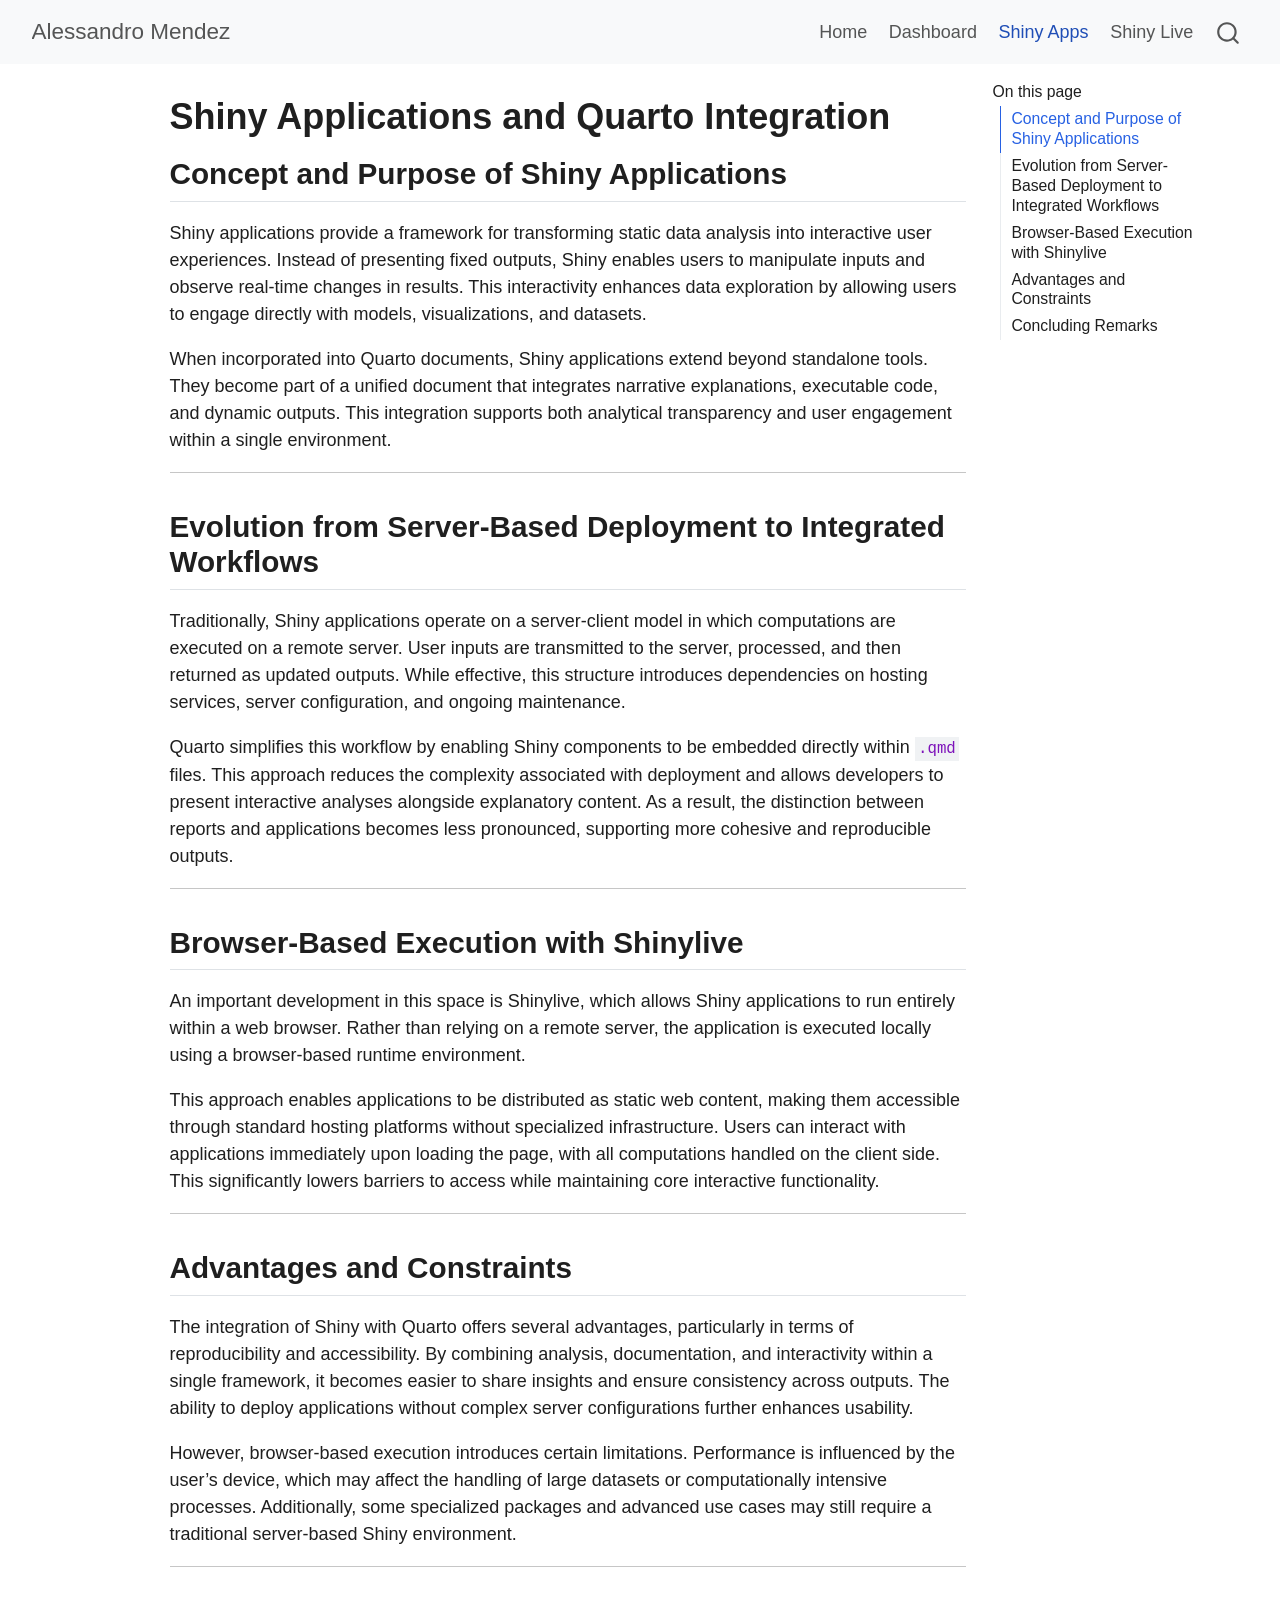
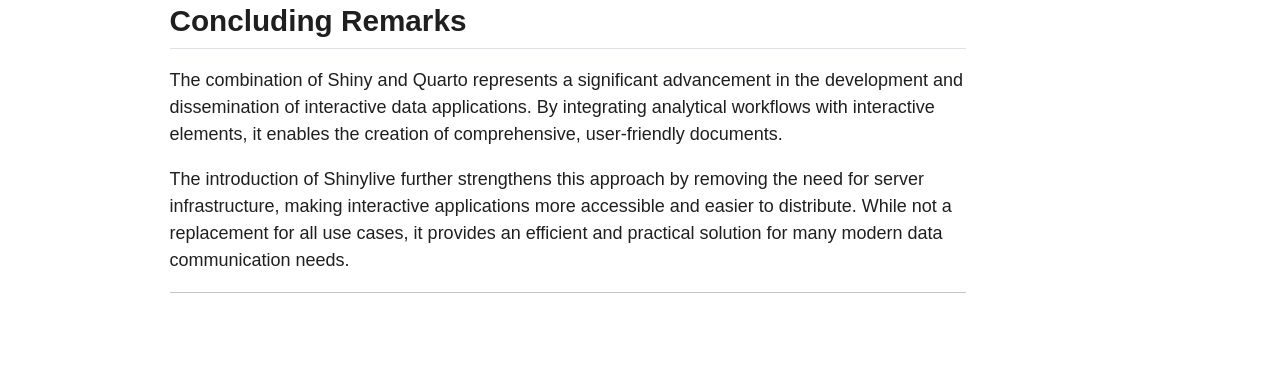
<file: docs/shinyapps.html>
<!DOCTYPE html>
<html xmlns="http://www.w3.org/1999/xhtml" lang="en" xml:lang="en"><head>

<meta charset="utf-8">
<meta name="generator" content="quarto-1.8.27">

<meta name="viewport" content="width=device-width, initial-scale=1.0, user-scalable=yes">


<title>Shiny Applications and Quarto Integration – Alessandro Mendez</title>
<style>
code{white-space: pre-wrap;}
span.smallcaps{font-variant: small-caps;}
div.columns{display: flex; gap: min(4vw, 1.5em);}
div.column{flex: auto; overflow-x: auto;}
div.hanging-indent{margin-left: 1.5em; text-indent: -1.5em;}
ul.task-list{list-style: none;}
ul.task-list li input[type="checkbox"] {
  width: 0.8em;
  margin: 0 0.8em 0.2em -1em; /* quarto-specific, see https://github.com/quarto-dev/quarto-cli/issues/4556 */ 
  vertical-align: middle;
}
</style>


<script src="site_libs/quarto-nav/quarto-nav.js"></script>
<script src="site_libs/quarto-nav/headroom.min.js"></script>
<script src="site_libs/clipboard/clipboard.min.js"></script>
<script src="site_libs/quarto-search/autocomplete.umd.js"></script>
<script src="site_libs/quarto-search/fuse.min.js"></script>
<script src="site_libs/quarto-search/quarto-search.js"></script>
<meta name="quarto:offset" content="./">
<script src="site_libs/quarto-html/quarto.js" type="module"></script>
<script src="site_libs/quarto-html/tabsets/tabsets.js" type="module"></script>
<script src="site_libs/quarto-html/axe/axe-check.js" type="module"></script>
<script src="site_libs/quarto-html/popper.min.js"></script>
<script src="site_libs/quarto-html/tippy.umd.min.js"></script>
<script src="site_libs/quarto-html/anchor.min.js"></script>
<link href="site_libs/quarto-html/tippy.css" rel="stylesheet">
<link href="site_libs/quarto-html/quarto-syntax-highlighting-ed96de9b727972fe78a7b5d16c58bf87.css" rel="stylesheet" id="quarto-text-highlighting-styles">
<script src="site_libs/bootstrap/bootstrap.min.js"></script>
<link href="site_libs/bootstrap/bootstrap-icons.css" rel="stylesheet">
<link href="site_libs/bootstrap/bootstrap-57ccf54bfb5a0023c7c7ac0be5bef17d.min.css" rel="stylesheet" append-hash="true" id="quarto-bootstrap" data-mode="light">
<script id="quarto-search-options" type="application/json">{
  "location": "navbar",
  "copy-button": false,
  "collapse-after": 3,
  "panel-placement": "end",
  "type": "overlay",
  "limit": 50,
  "keyboard-shortcut": [
    "f",
    "/",
    "s"
  ],
  "show-item-context": false,
  "language": {
    "search-no-results-text": "No results",
    "search-matching-documents-text": "matching documents",
    "search-copy-link-title": "Copy link to search",
    "search-hide-matches-text": "Hide additional matches",
    "search-more-match-text": "more match in this document",
    "search-more-matches-text": "more matches in this document",
    "search-clear-button-title": "Clear",
    "search-text-placeholder": "",
    "search-detached-cancel-button-title": "Cancel",
    "search-submit-button-title": "Submit",
    "search-label": "Search"
  }
}</script>


<meta property="og:title" content="Shiny Applications and Quarto Integration – Alessandro Mendez">
<meta property="og:description" content="">
<meta property="og:site_name" content="Alessandro Mendez">
</head>

<body class="nav-fixed quarto-light">

<div id="quarto-search-results"></div>
  <header id="quarto-header" class="headroom fixed-top">
    <nav class="navbar navbar-expand-lg " data-bs-theme="dark">
      <div class="navbar-container container-fluid">
      <div class="navbar-brand-container mx-auto">
    <a class="navbar-brand" href="./index.html">
    <span class="navbar-title">Alessandro Mendez</span>
    </a>
  </div>
            <div id="quarto-search" class="" title="Search"></div>
          <button class="navbar-toggler" type="button" data-bs-toggle="collapse" data-bs-target="#navbarCollapse" aria-controls="navbarCollapse" role="menu" aria-expanded="false" aria-label="Toggle navigation" onclick="if (window.quartoToggleHeadroom) { window.quartoToggleHeadroom(); }">
  <span class="navbar-toggler-icon"></span>
</button>
          <div class="collapse navbar-collapse" id="navbarCollapse">
            <ul class="navbar-nav navbar-nav-scroll ms-auto">
  <li class="nav-item">
    <a class="nav-link" href="./index.html"> 
<span class="menu-text">Home</span></a>
  </li>  
  <li class="nav-item">
    <a class="nav-link" href="./dashboard.html"> 
<span class="menu-text">Dashboard</span></a>
  </li>  
  <li class="nav-item">
    <a class="nav-link active" href="./shinyapps.html" aria-current="page"> 
<span class="menu-text">Shiny Apps</span></a>
  </li>  
  <li class="nav-item">
    <a class="nav-link" href="./shinylive.html"> 
<span class="menu-text">Shiny Live</span></a>
  </li>  
</ul>
          </div> <!-- /navcollapse -->
            <div class="quarto-navbar-tools">
</div>
      </div> <!-- /container-fluid -->
    </nav>
</header>
<!-- content -->
<div id="quarto-content" class="quarto-container page-columns page-rows-contents page-layout-article page-navbar">
<!-- sidebar -->
<!-- margin-sidebar -->
    <div id="quarto-margin-sidebar" class="sidebar margin-sidebar">
        <nav id="TOC" role="doc-toc" class="toc-active">
    <h2 id="toc-title">On this page</h2>
   
  <ul>
  <li><a href="#concept-and-purpose-of-shiny-applications" id="toc-concept-and-purpose-of-shiny-applications" class="nav-link active" data-scroll-target="#concept-and-purpose-of-shiny-applications">Concept and Purpose of Shiny Applications</a></li>
  <li><a href="#evolution-from-server-based-deployment-to-integrated-workflows" id="toc-evolution-from-server-based-deployment-to-integrated-workflows" class="nav-link" data-scroll-target="#evolution-from-server-based-deployment-to-integrated-workflows">Evolution from Server-Based Deployment to Integrated Workflows</a></li>
  <li><a href="#browser-based-execution-with-shinylive" id="toc-browser-based-execution-with-shinylive" class="nav-link" data-scroll-target="#browser-based-execution-with-shinylive">Browser-Based Execution with Shinylive</a></li>
  <li><a href="#advantages-and-constraints" id="toc-advantages-and-constraints" class="nav-link" data-scroll-target="#advantages-and-constraints">Advantages and Constraints</a></li>
  <li><a href="#concluding-remarks" id="toc-concluding-remarks" class="nav-link" data-scroll-target="#concluding-remarks">Concluding Remarks</a></li>
  </ul>
</nav>
    </div>
<!-- main -->
<main class="content" id="quarto-document-content">

<header id="title-block-header" class="quarto-title-block default">
<div class="quarto-title">
<h1 class="title">Shiny Applications and Quarto Integration</h1>
</div>



<div class="quarto-title-meta">

    
  
    
  </div>
  


</header>


<section id="concept-and-purpose-of-shiny-applications" class="level2">
<h2 class="anchored" data-anchor-id="concept-and-purpose-of-shiny-applications">Concept and Purpose of Shiny Applications</h2>
<p>Shiny applications provide a framework for transforming static data analysis into interactive user experiences. Instead of presenting fixed outputs, Shiny enables users to manipulate inputs and observe real-time changes in results. This interactivity enhances data exploration by allowing users to engage directly with models, visualizations, and datasets.</p>
<p>When incorporated into Quarto documents, Shiny applications extend beyond standalone tools. They become part of a unified document that integrates narrative explanations, executable code, and dynamic outputs. This integration supports both analytical transparency and user engagement within a single environment.</p>
<hr>
</section>
<section id="evolution-from-server-based-deployment-to-integrated-workflows" class="level2">
<h2 class="anchored" data-anchor-id="evolution-from-server-based-deployment-to-integrated-workflows">Evolution from Server-Based Deployment to Integrated Workflows</h2>
<p>Traditionally, Shiny applications operate on a server-client model in which computations are executed on a remote server. User inputs are transmitted to the server, processed, and then returned as updated outputs. While effective, this structure introduces dependencies on hosting services, server configuration, and ongoing maintenance.</p>
<p>Quarto simplifies this workflow by enabling Shiny components to be embedded directly within <code>.qmd</code> files. This approach reduces the complexity associated with deployment and allows developers to present interactive analyses alongside explanatory content. As a result, the distinction between reports and applications becomes less pronounced, supporting more cohesive and reproducible outputs.</p>
<hr>
</section>
<section id="browser-based-execution-with-shinylive" class="level2">
<h2 class="anchored" data-anchor-id="browser-based-execution-with-shinylive">Browser-Based Execution with Shinylive</h2>
<p>An important development in this space is Shinylive, which allows Shiny applications to run entirely within a web browser. Rather than relying on a remote server, the application is executed locally using a browser-based runtime environment.</p>
<p>This approach enables applications to be distributed as static web content, making them accessible through standard hosting platforms without specialized infrastructure. Users can interact with applications immediately upon loading the page, with all computations handled on the client side. This significantly lowers barriers to access while maintaining core interactive functionality.</p>
<hr>
</section>
<section id="advantages-and-constraints" class="level2">
<h2 class="anchored" data-anchor-id="advantages-and-constraints">Advantages and Constraints</h2>
<p>The integration of Shiny with Quarto offers several advantages, particularly in terms of reproducibility and accessibility. By combining analysis, documentation, and interactivity within a single framework, it becomes easier to share insights and ensure consistency across outputs. The ability to deploy applications without complex server configurations further enhances usability.</p>
<p>However, browser-based execution introduces certain limitations. Performance is influenced by the user’s device, which may affect the handling of large datasets or computationally intensive processes. Additionally, some specialized packages and advanced use cases may still require a traditional server-based Shiny environment.</p>
<hr>
</section>
<section id="concluding-remarks" class="level2">
<h2 class="anchored" data-anchor-id="concluding-remarks">Concluding Remarks</h2>
<p>The combination of Shiny and Quarto represents a significant advancement in the development and dissemination of interactive data applications. By integrating analytical workflows with interactive elements, it enables the creation of comprehensive, user-friendly documents.</p>
<p>The introduction of Shinylive further strengthens this approach by removing the need for server infrastructure, making interactive applications more accessible and easier to distribute. While not a replacement for all use cases, it provides an efficient and practical solution for many modern data communication needs.</p>
<hr>


</section>

</main> <!-- /main -->
<script id="quarto-html-after-body" type="application/javascript">
  window.document.addEventListener("DOMContentLoaded", function (event) {
    const icon = "";
    const anchorJS = new window.AnchorJS();
    anchorJS.options = {
      placement: 'right',
      icon: icon
    };
    anchorJS.add('.anchored');
    const isCodeAnnotation = (el) => {
      for (const clz of el.classList) {
        if (clz.startsWith('code-annotation-')) {                     
          return true;
        }
      }
      return false;
    }
    const onCopySuccess = function(e) {
      // button target
      const button = e.trigger;
      // don't keep focus
      button.blur();
      // flash "checked"
      button.classList.add('code-copy-button-checked');
      var currentTitle = button.getAttribute("title");
      button.setAttribute("title", "Copied!");
      let tooltip;
      if (window.bootstrap) {
        button.setAttribute("data-bs-toggle", "tooltip");
        button.setAttribute("data-bs-placement", "left");
        button.setAttribute("data-bs-title", "Copied!");
        tooltip = new bootstrap.Tooltip(button, 
          { trigger: "manual", 
            customClass: "code-copy-button-tooltip",
            offset: [0, -8]});
        tooltip.show();    
      }
      setTimeout(function() {
        if (tooltip) {
          tooltip.hide();
          button.removeAttribute("data-bs-title");
          button.removeAttribute("data-bs-toggle");
          button.removeAttribute("data-bs-placement");
        }
        button.setAttribute("title", currentTitle);
        button.classList.remove('code-copy-button-checked');
      }, 1000);
      // clear code selection
      e.clearSelection();
    }
    const getTextToCopy = function(trigger) {
      const outerScaffold = trigger.parentElement.cloneNode(true);
      const codeEl = outerScaffold.querySelector('code');
      for (const childEl of codeEl.children) {
        if (isCodeAnnotation(childEl)) {
          childEl.remove();
        }
      }
      return codeEl.innerText;
    }
    const clipboard = new window.ClipboardJS('.code-copy-button:not([data-in-quarto-modal])', {
      text: getTextToCopy
    });
    clipboard.on('success', onCopySuccess);
    if (window.document.getElementById('quarto-embedded-source-code-modal')) {
      const clipboardModal = new window.ClipboardJS('.code-copy-button[data-in-quarto-modal]', {
        text: getTextToCopy,
        container: window.document.getElementById('quarto-embedded-source-code-modal')
      });
      clipboardModal.on('success', onCopySuccess);
    }
      var localhostRegex = new RegExp(/^(?:http|https):\/\/localhost\:?[0-9]*\//);
      var mailtoRegex = new RegExp(/^mailto:/);
        var filterRegex = new RegExp('/' + window.location.host + '/');
      var isInternal = (href) => {
          return filterRegex.test(href) || localhostRegex.test(href) || mailtoRegex.test(href);
      }
      // Inspect non-navigation links and adorn them if external
     var links = window.document.querySelectorAll('a[href]:not(.nav-link):not(.navbar-brand):not(.toc-action):not(.sidebar-link):not(.sidebar-item-toggle):not(.pagination-link):not(.no-external):not([aria-hidden]):not(.dropdown-item):not(.quarto-navigation-tool):not(.about-link)');
      for (var i=0; i<links.length; i++) {
        const link = links[i];
        if (!isInternal(link.href)) {
          // undo the damage that might have been done by quarto-nav.js in the case of
          // links that we want to consider external
          if (link.dataset.originalHref !== undefined) {
            link.href = link.dataset.originalHref;
          }
        }
      }
    function tippyHover(el, contentFn, onTriggerFn, onUntriggerFn) {
      const config = {
        allowHTML: true,
        maxWidth: 500,
        delay: 100,
        arrow: false,
        appendTo: function(el) {
            return el.parentElement;
        },
        interactive: true,
        interactiveBorder: 10,
        theme: 'quarto',
        placement: 'bottom-start',
      };
      if (contentFn) {
        config.content = contentFn;
      }
      if (onTriggerFn) {
        config.onTrigger = onTriggerFn;
      }
      if (onUntriggerFn) {
        config.onUntrigger = onUntriggerFn;
      }
      window.tippy(el, config); 
    }
    const noterefs = window.document.querySelectorAll('a[role="doc-noteref"]');
    for (var i=0; i<noterefs.length; i++) {
      const ref = noterefs[i];
      tippyHover(ref, function() {
        // use id or data attribute instead here
        let href = ref.getAttribute('data-footnote-href') || ref.getAttribute('href');
        try { href = new URL(href).hash; } catch {}
        const id = href.replace(/^#\/?/, "");
        const note = window.document.getElementById(id);
        if (note) {
          return note.innerHTML;
        } else {
          return "";
        }
      });
    }
    const xrefs = window.document.querySelectorAll('a.quarto-xref');
    const processXRef = (id, note) => {
      // Strip column container classes
      const stripColumnClz = (el) => {
        el.classList.remove("page-full", "page-columns");
        if (el.children) {
          for (const child of el.children) {
            stripColumnClz(child);
          }
        }
      }
      stripColumnClz(note)
      if (id === null || id.startsWith('sec-')) {
        // Special case sections, only their first couple elements
        const container = document.createElement("div");
        if (note.children && note.children.length > 2) {
          container.appendChild(note.children[0].cloneNode(true));
          for (let i = 1; i < note.children.length; i++) {
            const child = note.children[i];
            if (child.tagName === "P" && child.innerText === "") {
              continue;
            } else {
              container.appendChild(child.cloneNode(true));
              break;
            }
          }
          if (window.Quarto?.typesetMath) {
            window.Quarto.typesetMath(container);
          }
          return container.innerHTML
        } else {
          if (window.Quarto?.typesetMath) {
            window.Quarto.typesetMath(note);
          }
          return note.innerHTML;
        }
      } else {
        // Remove any anchor links if they are present
        const anchorLink = note.querySelector('a.anchorjs-link');
        if (anchorLink) {
          anchorLink.remove();
        }
        if (window.Quarto?.typesetMath) {
          window.Quarto.typesetMath(note);
        }
        if (note.classList.contains("callout")) {
          return note.outerHTML;
        } else {
          return note.innerHTML;
        }
      }
    }
    for (var i=0; i<xrefs.length; i++) {
      const xref = xrefs[i];
      tippyHover(xref, undefined, function(instance) {
        instance.disable();
        let url = xref.getAttribute('href');
        let hash = undefined; 
        if (url.startsWith('#')) {
          hash = url;
        } else {
          try { hash = new URL(url).hash; } catch {}
        }
        if (hash) {
          const id = hash.replace(/^#\/?/, "");
          const note = window.document.getElementById(id);
          if (note !== null) {
            try {
              const html = processXRef(id, note.cloneNode(true));
              instance.setContent(html);
            } finally {
              instance.enable();
              instance.show();
            }
          } else {
            // See if we can fetch this
            fetch(url.split('#')[0])
            .then(res => res.text())
            .then(html => {
              const parser = new DOMParser();
              const htmlDoc = parser.parseFromString(html, "text/html");
              const note = htmlDoc.getElementById(id);
              if (note !== null) {
                const html = processXRef(id, note);
                instance.setContent(html);
              } 
            }).finally(() => {
              instance.enable();
              instance.show();
            });
          }
        } else {
          // See if we can fetch a full url (with no hash to target)
          // This is a special case and we should probably do some content thinning / targeting
          fetch(url)
          .then(res => res.text())
          .then(html => {
            const parser = new DOMParser();
            const htmlDoc = parser.parseFromString(html, "text/html");
            const note = htmlDoc.querySelector('main.content');
            if (note !== null) {
              // This should only happen for chapter cross references
              // (since there is no id in the URL)
              // remove the first header
              if (note.children.length > 0 && note.children[0].tagName === "HEADER") {
                note.children[0].remove();
              }
              const html = processXRef(null, note);
              instance.setContent(html);
            } 
          }).finally(() => {
            instance.enable();
            instance.show();
          });
        }
      }, function(instance) {
      });
    }
        let selectedAnnoteEl;
        const selectorForAnnotation = ( cell, annotation) => {
          let cellAttr = 'data-code-cell="' + cell + '"';
          let lineAttr = 'data-code-annotation="' +  annotation + '"';
          const selector = 'span[' + cellAttr + '][' + lineAttr + ']';
          return selector;
        }
        const selectCodeLines = (annoteEl) => {
          const doc = window.document;
          const targetCell = annoteEl.getAttribute("data-target-cell");
          const targetAnnotation = annoteEl.getAttribute("data-target-annotation");
          const annoteSpan = window.document.querySelector(selectorForAnnotation(targetCell, targetAnnotation));
          const lines = annoteSpan.getAttribute("data-code-lines").split(",");
          const lineIds = lines.map((line) => {
            return targetCell + "-" + line;
          })
          let top = null;
          let height = null;
          let parent = null;
          if (lineIds.length > 0) {
              //compute the position of the single el (top and bottom and make a div)
              const el = window.document.getElementById(lineIds[0]);
              top = el.offsetTop;
              height = el.offsetHeight;
              parent = el.parentElement.parentElement;
            if (lineIds.length > 1) {
              const lastEl = window.document.getElementById(lineIds[lineIds.length - 1]);
              const bottom = lastEl.offsetTop + lastEl.offsetHeight;
              height = bottom - top;
            }
            if (top !== null && height !== null && parent !== null) {
              // cook up a div (if necessary) and position it 
              let div = window.document.getElementById("code-annotation-line-highlight");
              if (div === null) {
                div = window.document.createElement("div");
                div.setAttribute("id", "code-annotation-line-highlight");
                div.style.position = 'absolute';
                parent.appendChild(div);
              }
              div.style.top = top - 2 + "px";
              div.style.height = height + 4 + "px";
              div.style.left = 0;
              let gutterDiv = window.document.getElementById("code-annotation-line-highlight-gutter");
              if (gutterDiv === null) {
                gutterDiv = window.document.createElement("div");
                gutterDiv.setAttribute("id", "code-annotation-line-highlight-gutter");
                gutterDiv.style.position = 'absolute';
                const codeCell = window.document.getElementById(targetCell);
                const gutter = codeCell.querySelector('.code-annotation-gutter');
                gutter.appendChild(gutterDiv);
              }
              gutterDiv.style.top = top - 2 + "px";
              gutterDiv.style.height = height + 4 + "px";
            }
            selectedAnnoteEl = annoteEl;
          }
        };
        const unselectCodeLines = () => {
          const elementsIds = ["code-annotation-line-highlight", "code-annotation-line-highlight-gutter"];
          elementsIds.forEach((elId) => {
            const div = window.document.getElementById(elId);
            if (div) {
              div.remove();
            }
          });
          selectedAnnoteEl = undefined;
        };
          // Handle positioning of the toggle
      window.addEventListener(
        "resize",
        throttle(() => {
          elRect = undefined;
          if (selectedAnnoteEl) {
            selectCodeLines(selectedAnnoteEl);
          }
        }, 10)
      );
      function throttle(fn, ms) {
      let throttle = false;
      let timer;
        return (...args) => {
          if(!throttle) { // first call gets through
              fn.apply(this, args);
              throttle = true;
          } else { // all the others get throttled
              if(timer) clearTimeout(timer); // cancel #2
              timer = setTimeout(() => {
                fn.apply(this, args);
                timer = throttle = false;
              }, ms);
          }
        };
      }
        // Attach click handler to the DT
        const annoteDls = window.document.querySelectorAll('dt[data-target-cell]');
        for (const annoteDlNode of annoteDls) {
          annoteDlNode.addEventListener('click', (event) => {
            const clickedEl = event.target;
            if (clickedEl !== selectedAnnoteEl) {
              unselectCodeLines();
              const activeEl = window.document.querySelector('dt[data-target-cell].code-annotation-active');
              if (activeEl) {
                activeEl.classList.remove('code-annotation-active');
              }
              selectCodeLines(clickedEl);
              clickedEl.classList.add('code-annotation-active');
            } else {
              // Unselect the line
              unselectCodeLines();
              clickedEl.classList.remove('code-annotation-active');
            }
          });
        }
    const findCites = (el) => {
      const parentEl = el.parentElement;
      if (parentEl) {
        const cites = parentEl.dataset.cites;
        if (cites) {
          return {
            el,
            cites: cites.split(' ')
          };
        } else {
          return findCites(el.parentElement)
        }
      } else {
        return undefined;
      }
    };
    var bibliorefs = window.document.querySelectorAll('a[role="doc-biblioref"]');
    for (var i=0; i<bibliorefs.length; i++) {
      const ref = bibliorefs[i];
      const citeInfo = findCites(ref);
      if (citeInfo) {
        tippyHover(citeInfo.el, function() {
          var popup = window.document.createElement('div');
          citeInfo.cites.forEach(function(cite) {
            var citeDiv = window.document.createElement('div');
            citeDiv.classList.add('hanging-indent');
            citeDiv.classList.add('csl-entry');
            var biblioDiv = window.document.getElementById('ref-' + cite);
            if (biblioDiv) {
              citeDiv.innerHTML = biblioDiv.innerHTML;
            }
            popup.appendChild(citeDiv);
          });
          return popup.innerHTML;
        });
      }
    }
  });
  </script>
</div> <!-- /content -->




</body></html>
</file>
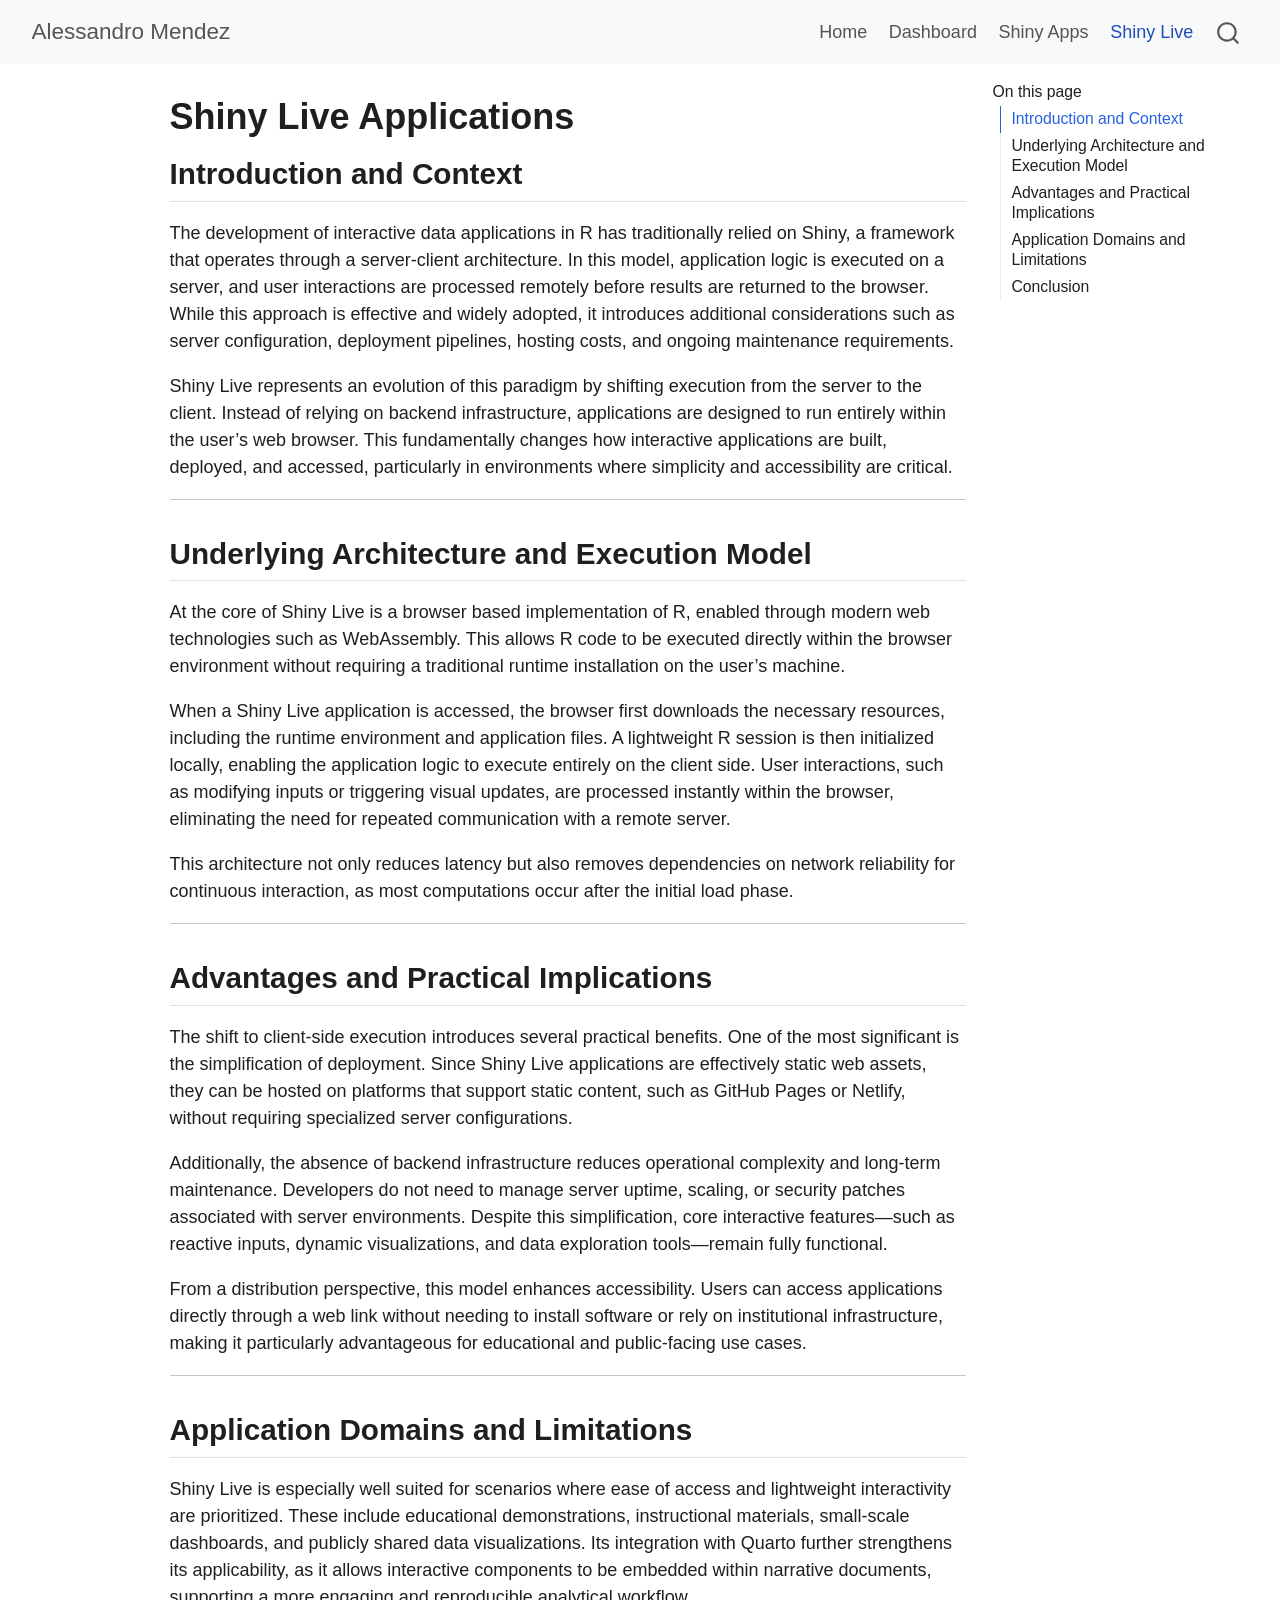
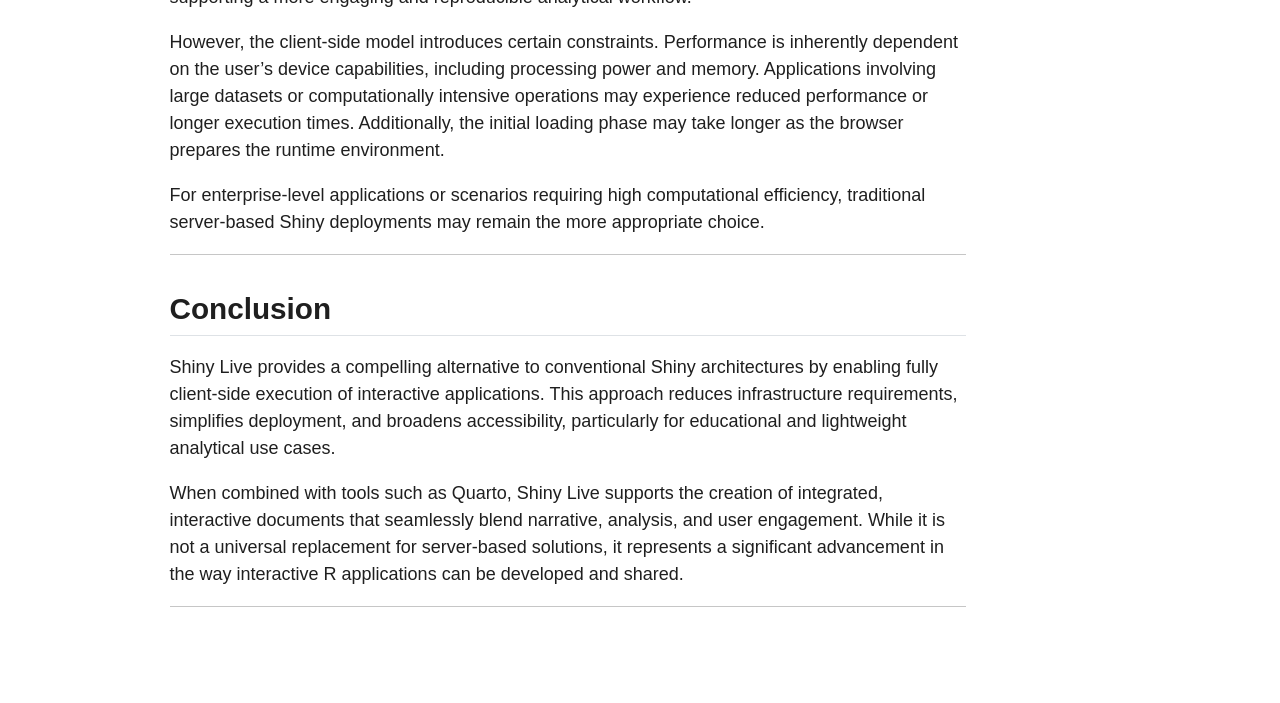
<file: docs/shinylive.html>
<!DOCTYPE html>
<html xmlns="http://www.w3.org/1999/xhtml" lang="en" xml:lang="en"><head>

<meta charset="utf-8">
<meta name="generator" content="quarto-1.8.27">

<meta name="viewport" content="width=device-width, initial-scale=1.0, user-scalable=yes">


<title>Shiny Live Applications – Alessandro Mendez</title>
<style>
code{white-space: pre-wrap;}
span.smallcaps{font-variant: small-caps;}
div.columns{display: flex; gap: min(4vw, 1.5em);}
div.column{flex: auto; overflow-x: auto;}
div.hanging-indent{margin-left: 1.5em; text-indent: -1.5em;}
ul.task-list{list-style: none;}
ul.task-list li input[type="checkbox"] {
  width: 0.8em;
  margin: 0 0.8em 0.2em -1em; /* quarto-specific, see https://github.com/quarto-dev/quarto-cli/issues/4556 */ 
  vertical-align: middle;
}
</style>


<script src="site_libs/quarto-nav/quarto-nav.js"></script>
<script src="site_libs/quarto-nav/headroom.min.js"></script>
<script src="site_libs/clipboard/clipboard.min.js"></script>
<script src="site_libs/quarto-search/autocomplete.umd.js"></script>
<script src="site_libs/quarto-search/fuse.min.js"></script>
<script src="site_libs/quarto-search/quarto-search.js"></script>
<meta name="quarto:offset" content="./">
<script src="site_libs/quarto-html/quarto.js" type="module"></script>
<script src="site_libs/quarto-html/tabsets/tabsets.js" type="module"></script>
<script src="site_libs/quarto-html/axe/axe-check.js" type="module"></script>
<script src="site_libs/quarto-html/popper.min.js"></script>
<script src="site_libs/quarto-html/tippy.umd.min.js"></script>
<script src="site_libs/quarto-html/anchor.min.js"></script>
<link href="site_libs/quarto-html/tippy.css" rel="stylesheet">
<link href="site_libs/quarto-html/quarto-syntax-highlighting-ed96de9b727972fe78a7b5d16c58bf87.css" rel="stylesheet" id="quarto-text-highlighting-styles">
<script src="site_libs/bootstrap/bootstrap.min.js"></script>
<link href="site_libs/bootstrap/bootstrap-icons.css" rel="stylesheet">
<link href="site_libs/bootstrap/bootstrap-57ccf54bfb5a0023c7c7ac0be5bef17d.min.css" rel="stylesheet" append-hash="true" id="quarto-bootstrap" data-mode="light">
<script id="quarto-search-options" type="application/json">{
  "location": "navbar",
  "copy-button": false,
  "collapse-after": 3,
  "panel-placement": "end",
  "type": "overlay",
  "limit": 50,
  "keyboard-shortcut": [
    "f",
    "/",
    "s"
  ],
  "show-item-context": false,
  "language": {
    "search-no-results-text": "No results",
    "search-matching-documents-text": "matching documents",
    "search-copy-link-title": "Copy link to search",
    "search-hide-matches-text": "Hide additional matches",
    "search-more-match-text": "more match in this document",
    "search-more-matches-text": "more matches in this document",
    "search-clear-button-title": "Clear",
    "search-text-placeholder": "",
    "search-detached-cancel-button-title": "Cancel",
    "search-submit-button-title": "Submit",
    "search-label": "Search"
  }
}</script>


<meta property="og:title" content="Shiny Live Applications – Alessandro Mendez">
<meta property="og:description" content="">
<meta property="og:site_name" content="Alessandro Mendez">
</head>

<body class="nav-fixed quarto-light">

<div id="quarto-search-results"></div>
  <header id="quarto-header" class="headroom fixed-top">
    <nav class="navbar navbar-expand-lg " data-bs-theme="dark">
      <div class="navbar-container container-fluid">
      <div class="navbar-brand-container mx-auto">
    <a class="navbar-brand" href="./index.html">
    <span class="navbar-title">Alessandro Mendez</span>
    </a>
  </div>
            <div id="quarto-search" class="" title="Search"></div>
          <button class="navbar-toggler" type="button" data-bs-toggle="collapse" data-bs-target="#navbarCollapse" aria-controls="navbarCollapse" role="menu" aria-expanded="false" aria-label="Toggle navigation" onclick="if (window.quartoToggleHeadroom) { window.quartoToggleHeadroom(); }">
  <span class="navbar-toggler-icon"></span>
</button>
          <div class="collapse navbar-collapse" id="navbarCollapse">
            <ul class="navbar-nav navbar-nav-scroll ms-auto">
  <li class="nav-item">
    <a class="nav-link" href="./index.html"> 
<span class="menu-text">Home</span></a>
  </li>  
  <li class="nav-item">
    <a class="nav-link" href="./dashboard.html"> 
<span class="menu-text">Dashboard</span></a>
  </li>  
  <li class="nav-item">
    <a class="nav-link" href="./shinyapps.html"> 
<span class="menu-text">Shiny Apps</span></a>
  </li>  
  <li class="nav-item">
    <a class="nav-link active" href="./shinylive.html" aria-current="page"> 
<span class="menu-text">Shiny Live</span></a>
  </li>  
</ul>
          </div> <!-- /navcollapse -->
            <div class="quarto-navbar-tools">
</div>
      </div> <!-- /container-fluid -->
    </nav>
</header>
<!-- content -->
<div id="quarto-content" class="quarto-container page-columns page-rows-contents page-layout-article page-navbar">
<!-- sidebar -->
<!-- margin-sidebar -->
    <div id="quarto-margin-sidebar" class="sidebar margin-sidebar">
        <nav id="TOC" role="doc-toc" class="toc-active">
    <h2 id="toc-title">On this page</h2>
   
  <ul>
  <li><a href="#introduction-and-context" id="toc-introduction-and-context" class="nav-link active" data-scroll-target="#introduction-and-context">Introduction and Context</a></li>
  <li><a href="#underlying-architecture-and-execution-model" id="toc-underlying-architecture-and-execution-model" class="nav-link" data-scroll-target="#underlying-architecture-and-execution-model">Underlying Architecture and Execution Model</a></li>
  <li><a href="#advantages-and-practical-implications" id="toc-advantages-and-practical-implications" class="nav-link" data-scroll-target="#advantages-and-practical-implications">Advantages and Practical Implications</a></li>
  <li><a href="#application-domains-and-limitations" id="toc-application-domains-and-limitations" class="nav-link" data-scroll-target="#application-domains-and-limitations">Application Domains and Limitations</a></li>
  <li><a href="#conclusion" id="toc-conclusion" class="nav-link" data-scroll-target="#conclusion">Conclusion</a></li>
  </ul>
</nav>
    </div>
<!-- main -->
<main class="content" id="quarto-document-content">

<header id="title-block-header" class="quarto-title-block default">
<div class="quarto-title">
<h1 class="title">Shiny Live Applications</h1>
</div>



<div class="quarto-title-meta">

    
  
    
  </div>
  


</header>


<section id="introduction-and-context" class="level2">
<h2 class="anchored" data-anchor-id="introduction-and-context">Introduction and Context</h2>
<p>The development of interactive data applications in R has traditionally relied on Shiny, a framework that operates through a server-client architecture. In this model, application logic is executed on a server, and user interactions are processed remotely before results are returned to the browser. While this approach is effective and widely adopted, it introduces additional considerations such as server configuration, deployment pipelines, hosting costs, and ongoing maintenance requirements.</p>
<p>Shiny Live represents an evolution of this paradigm by shifting execution from the server to the client. Instead of relying on backend infrastructure, applications are designed to run entirely within the user’s web browser. This fundamentally changes how interactive applications are built, deployed, and accessed, particularly in environments where simplicity and accessibility are critical.</p>
<hr>
</section>
<section id="underlying-architecture-and-execution-model" class="level2">
<h2 class="anchored" data-anchor-id="underlying-architecture-and-execution-model">Underlying Architecture and Execution Model</h2>
<p>At the core of Shiny Live is a browser based implementation of R, enabled through modern web technologies such as WebAssembly. This allows R code to be executed directly within the browser environment without requiring a traditional runtime installation on the user’s machine.</p>
<p>When a Shiny Live application is accessed, the browser first downloads the necessary resources, including the runtime environment and application files. A lightweight R session is then initialized locally, enabling the application logic to execute entirely on the client side. User interactions, such as modifying inputs or triggering visual updates, are processed instantly within the browser, eliminating the need for repeated communication with a remote server.</p>
<p>This architecture not only reduces latency but also removes dependencies on network reliability for continuous interaction, as most computations occur after the initial load phase.</p>
<hr>
</section>
<section id="advantages-and-practical-implications" class="level2">
<h2 class="anchored" data-anchor-id="advantages-and-practical-implications">Advantages and Practical Implications</h2>
<p>The shift to client-side execution introduces several practical benefits. One of the most significant is the simplification of deployment. Since Shiny Live applications are effectively static web assets, they can be hosted on platforms that support static content, such as GitHub Pages or Netlify, without requiring specialized server configurations.</p>
<p>Additionally, the absence of backend infrastructure reduces operational complexity and long-term maintenance. Developers do not need to manage server uptime, scaling, or security patches associated with server environments. Despite this simplification, core interactive features—such as reactive inputs, dynamic visualizations, and data exploration tools—remain fully functional.</p>
<p>From a distribution perspective, this model enhances accessibility. Users can access applications directly through a web link without needing to install software or rely on institutional infrastructure, making it particularly advantageous for educational and public-facing use cases.</p>
<hr>
</section>
<section id="application-domains-and-limitations" class="level2">
<h2 class="anchored" data-anchor-id="application-domains-and-limitations">Application Domains and Limitations</h2>
<p>Shiny Live is especially well suited for scenarios where ease of access and lightweight interactivity are prioritized. These include educational demonstrations, instructional materials, small-scale dashboards, and publicly shared data visualizations. Its integration with Quarto further strengthens its applicability, as it allows interactive components to be embedded within narrative documents, supporting a more engaging and reproducible analytical workflow.</p>
<p>However, the client-side model introduces certain constraints. Performance is inherently dependent on the user’s device capabilities, including processing power and memory. Applications involving large datasets or computationally intensive operations may experience reduced performance or longer execution times. Additionally, the initial loading phase may take longer as the browser prepares the runtime environment.</p>
<p>For enterprise-level applications or scenarios requiring high computational efficiency, traditional server-based Shiny deployments may remain the more appropriate choice.</p>
<hr>
</section>
<section id="conclusion" class="level2">
<h2 class="anchored" data-anchor-id="conclusion">Conclusion</h2>
<p>Shiny Live provides a compelling alternative to conventional Shiny architectures by enabling fully client-side execution of interactive applications. This approach reduces infrastructure requirements, simplifies deployment, and broadens accessibility, particularly for educational and lightweight analytical use cases.</p>
<p>When combined with tools such as Quarto, Shiny Live supports the creation of integrated, interactive documents that seamlessly blend narrative, analysis, and user engagement. While it is not a universal replacement for server-based solutions, it represents a significant advancement in the way interactive R applications can be developed and shared.</p>
<hr>


</section>

</main> <!-- /main -->
<script id="quarto-html-after-body" type="application/javascript">
  window.document.addEventListener("DOMContentLoaded", function (event) {
    const icon = "";
    const anchorJS = new window.AnchorJS();
    anchorJS.options = {
      placement: 'right',
      icon: icon
    };
    anchorJS.add('.anchored');
    const isCodeAnnotation = (el) => {
      for (const clz of el.classList) {
        if (clz.startsWith('code-annotation-')) {                     
          return true;
        }
      }
      return false;
    }
    const onCopySuccess = function(e) {
      // button target
      const button = e.trigger;
      // don't keep focus
      button.blur();
      // flash "checked"
      button.classList.add('code-copy-button-checked');
      var currentTitle = button.getAttribute("title");
      button.setAttribute("title", "Copied!");
      let tooltip;
      if (window.bootstrap) {
        button.setAttribute("data-bs-toggle", "tooltip");
        button.setAttribute("data-bs-placement", "left");
        button.setAttribute("data-bs-title", "Copied!");
        tooltip = new bootstrap.Tooltip(button, 
          { trigger: "manual", 
            customClass: "code-copy-button-tooltip",
            offset: [0, -8]});
        tooltip.show();    
      }
      setTimeout(function() {
        if (tooltip) {
          tooltip.hide();
          button.removeAttribute("data-bs-title");
          button.removeAttribute("data-bs-toggle");
          button.removeAttribute("data-bs-placement");
        }
        button.setAttribute("title", currentTitle);
        button.classList.remove('code-copy-button-checked');
      }, 1000);
      // clear code selection
      e.clearSelection();
    }
    const getTextToCopy = function(trigger) {
      const outerScaffold = trigger.parentElement.cloneNode(true);
      const codeEl = outerScaffold.querySelector('code');
      for (const childEl of codeEl.children) {
        if (isCodeAnnotation(childEl)) {
          childEl.remove();
        }
      }
      return codeEl.innerText;
    }
    const clipboard = new window.ClipboardJS('.code-copy-button:not([data-in-quarto-modal])', {
      text: getTextToCopy
    });
    clipboard.on('success', onCopySuccess);
    if (window.document.getElementById('quarto-embedded-source-code-modal')) {
      const clipboardModal = new window.ClipboardJS('.code-copy-button[data-in-quarto-modal]', {
        text: getTextToCopy,
        container: window.document.getElementById('quarto-embedded-source-code-modal')
      });
      clipboardModal.on('success', onCopySuccess);
    }
      var localhostRegex = new RegExp(/^(?:http|https):\/\/localhost\:?[0-9]*\//);
      var mailtoRegex = new RegExp(/^mailto:/);
        var filterRegex = new RegExp('/' + window.location.host + '/');
      var isInternal = (href) => {
          return filterRegex.test(href) || localhostRegex.test(href) || mailtoRegex.test(href);
      }
      // Inspect non-navigation links and adorn them if external
     var links = window.document.querySelectorAll('a[href]:not(.nav-link):not(.navbar-brand):not(.toc-action):not(.sidebar-link):not(.sidebar-item-toggle):not(.pagination-link):not(.no-external):not([aria-hidden]):not(.dropdown-item):not(.quarto-navigation-tool):not(.about-link)');
      for (var i=0; i<links.length; i++) {
        const link = links[i];
        if (!isInternal(link.href)) {
          // undo the damage that might have been done by quarto-nav.js in the case of
          // links that we want to consider external
          if (link.dataset.originalHref !== undefined) {
            link.href = link.dataset.originalHref;
          }
        }
      }
    function tippyHover(el, contentFn, onTriggerFn, onUntriggerFn) {
      const config = {
        allowHTML: true,
        maxWidth: 500,
        delay: 100,
        arrow: false,
        appendTo: function(el) {
            return el.parentElement;
        },
        interactive: true,
        interactiveBorder: 10,
        theme: 'quarto',
        placement: 'bottom-start',
      };
      if (contentFn) {
        config.content = contentFn;
      }
      if (onTriggerFn) {
        config.onTrigger = onTriggerFn;
      }
      if (onUntriggerFn) {
        config.onUntrigger = onUntriggerFn;
      }
      window.tippy(el, config); 
    }
    const noterefs = window.document.querySelectorAll('a[role="doc-noteref"]');
    for (var i=0; i<noterefs.length; i++) {
      const ref = noterefs[i];
      tippyHover(ref, function() {
        // use id or data attribute instead here
        let href = ref.getAttribute('data-footnote-href') || ref.getAttribute('href');
        try { href = new URL(href).hash; } catch {}
        const id = href.replace(/^#\/?/, "");
        const note = window.document.getElementById(id);
        if (note) {
          return note.innerHTML;
        } else {
          return "";
        }
      });
    }
    const xrefs = window.document.querySelectorAll('a.quarto-xref');
    const processXRef = (id, note) => {
      // Strip column container classes
      const stripColumnClz = (el) => {
        el.classList.remove("page-full", "page-columns");
        if (el.children) {
          for (const child of el.children) {
            stripColumnClz(child);
          }
        }
      }
      stripColumnClz(note)
      if (id === null || id.startsWith('sec-')) {
        // Special case sections, only their first couple elements
        const container = document.createElement("div");
        if (note.children && note.children.length > 2) {
          container.appendChild(note.children[0].cloneNode(true));
          for (let i = 1; i < note.children.length; i++) {
            const child = note.children[i];
            if (child.tagName === "P" && child.innerText === "") {
              continue;
            } else {
              container.appendChild(child.cloneNode(true));
              break;
            }
          }
          if (window.Quarto?.typesetMath) {
            window.Quarto.typesetMath(container);
          }
          return container.innerHTML
        } else {
          if (window.Quarto?.typesetMath) {
            window.Quarto.typesetMath(note);
          }
          return note.innerHTML;
        }
      } else {
        // Remove any anchor links if they are present
        const anchorLink = note.querySelector('a.anchorjs-link');
        if (anchorLink) {
          anchorLink.remove();
        }
        if (window.Quarto?.typesetMath) {
          window.Quarto.typesetMath(note);
        }
        if (note.classList.contains("callout")) {
          return note.outerHTML;
        } else {
          return note.innerHTML;
        }
      }
    }
    for (var i=0; i<xrefs.length; i++) {
      const xref = xrefs[i];
      tippyHover(xref, undefined, function(instance) {
        instance.disable();
        let url = xref.getAttribute('href');
        let hash = undefined; 
        if (url.startsWith('#')) {
          hash = url;
        } else {
          try { hash = new URL(url).hash; } catch {}
        }
        if (hash) {
          const id = hash.replace(/^#\/?/, "");
          const note = window.document.getElementById(id);
          if (note !== null) {
            try {
              const html = processXRef(id, note.cloneNode(true));
              instance.setContent(html);
            } finally {
              instance.enable();
              instance.show();
            }
          } else {
            // See if we can fetch this
            fetch(url.split('#')[0])
            .then(res => res.text())
            .then(html => {
              const parser = new DOMParser();
              const htmlDoc = parser.parseFromString(html, "text/html");
              const note = htmlDoc.getElementById(id);
              if (note !== null) {
                const html = processXRef(id, note);
                instance.setContent(html);
              } 
            }).finally(() => {
              instance.enable();
              instance.show();
            });
          }
        } else {
          // See if we can fetch a full url (with no hash to target)
          // This is a special case and we should probably do some content thinning / targeting
          fetch(url)
          .then(res => res.text())
          .then(html => {
            const parser = new DOMParser();
            const htmlDoc = parser.parseFromString(html, "text/html");
            const note = htmlDoc.querySelector('main.content');
            if (note !== null) {
              // This should only happen for chapter cross references
              // (since there is no id in the URL)
              // remove the first header
              if (note.children.length > 0 && note.children[0].tagName === "HEADER") {
                note.children[0].remove();
              }
              const html = processXRef(null, note);
              instance.setContent(html);
            } 
          }).finally(() => {
            instance.enable();
            instance.show();
          });
        }
      }, function(instance) {
      });
    }
        let selectedAnnoteEl;
        const selectorForAnnotation = ( cell, annotation) => {
          let cellAttr = 'data-code-cell="' + cell + '"';
          let lineAttr = 'data-code-annotation="' +  annotation + '"';
          const selector = 'span[' + cellAttr + '][' + lineAttr + ']';
          return selector;
        }
        const selectCodeLines = (annoteEl) => {
          const doc = window.document;
          const targetCell = annoteEl.getAttribute("data-target-cell");
          const targetAnnotation = annoteEl.getAttribute("data-target-annotation");
          const annoteSpan = window.document.querySelector(selectorForAnnotation(targetCell, targetAnnotation));
          const lines = annoteSpan.getAttribute("data-code-lines").split(",");
          const lineIds = lines.map((line) => {
            return targetCell + "-" + line;
          })
          let top = null;
          let height = null;
          let parent = null;
          if (lineIds.length > 0) {
              //compute the position of the single el (top and bottom and make a div)
              const el = window.document.getElementById(lineIds[0]);
              top = el.offsetTop;
              height = el.offsetHeight;
              parent = el.parentElement.parentElement;
            if (lineIds.length > 1) {
              const lastEl = window.document.getElementById(lineIds[lineIds.length - 1]);
              const bottom = lastEl.offsetTop + lastEl.offsetHeight;
              height = bottom - top;
            }
            if (top !== null && height !== null && parent !== null) {
              // cook up a div (if necessary) and position it 
              let div = window.document.getElementById("code-annotation-line-highlight");
              if (div === null) {
                div = window.document.createElement("div");
                div.setAttribute("id", "code-annotation-line-highlight");
                div.style.position = 'absolute';
                parent.appendChild(div);
              }
              div.style.top = top - 2 + "px";
              div.style.height = height + 4 + "px";
              div.style.left = 0;
              let gutterDiv = window.document.getElementById("code-annotation-line-highlight-gutter");
              if (gutterDiv === null) {
                gutterDiv = window.document.createElement("div");
                gutterDiv.setAttribute("id", "code-annotation-line-highlight-gutter");
                gutterDiv.style.position = 'absolute';
                const codeCell = window.document.getElementById(targetCell);
                const gutter = codeCell.querySelector('.code-annotation-gutter');
                gutter.appendChild(gutterDiv);
              }
              gutterDiv.style.top = top - 2 + "px";
              gutterDiv.style.height = height + 4 + "px";
            }
            selectedAnnoteEl = annoteEl;
          }
        };
        const unselectCodeLines = () => {
          const elementsIds = ["code-annotation-line-highlight", "code-annotation-line-highlight-gutter"];
          elementsIds.forEach((elId) => {
            const div = window.document.getElementById(elId);
            if (div) {
              div.remove();
            }
          });
          selectedAnnoteEl = undefined;
        };
          // Handle positioning of the toggle
      window.addEventListener(
        "resize",
        throttle(() => {
          elRect = undefined;
          if (selectedAnnoteEl) {
            selectCodeLines(selectedAnnoteEl);
          }
        }, 10)
      );
      function throttle(fn, ms) {
      let throttle = false;
      let timer;
        return (...args) => {
          if(!throttle) { // first call gets through
              fn.apply(this, args);
              throttle = true;
          } else { // all the others get throttled
              if(timer) clearTimeout(timer); // cancel #2
              timer = setTimeout(() => {
                fn.apply(this, args);
                timer = throttle = false;
              }, ms);
          }
        };
      }
        // Attach click handler to the DT
        const annoteDls = window.document.querySelectorAll('dt[data-target-cell]');
        for (const annoteDlNode of annoteDls) {
          annoteDlNode.addEventListener('click', (event) => {
            const clickedEl = event.target;
            if (clickedEl !== selectedAnnoteEl) {
              unselectCodeLines();
              const activeEl = window.document.querySelector('dt[data-target-cell].code-annotation-active');
              if (activeEl) {
                activeEl.classList.remove('code-annotation-active');
              }
              selectCodeLines(clickedEl);
              clickedEl.classList.add('code-annotation-active');
            } else {
              // Unselect the line
              unselectCodeLines();
              clickedEl.classList.remove('code-annotation-active');
            }
          });
        }
    const findCites = (el) => {
      const parentEl = el.parentElement;
      if (parentEl) {
        const cites = parentEl.dataset.cites;
        if (cites) {
          return {
            el,
            cites: cites.split(' ')
          };
        } else {
          return findCites(el.parentElement)
        }
      } else {
        return undefined;
      }
    };
    var bibliorefs = window.document.querySelectorAll('a[role="doc-biblioref"]');
    for (var i=0; i<bibliorefs.length; i++) {
      const ref = bibliorefs[i];
      const citeInfo = findCites(ref);
      if (citeInfo) {
        tippyHover(citeInfo.el, function() {
          var popup = window.document.createElement('div');
          citeInfo.cites.forEach(function(cite) {
            var citeDiv = window.document.createElement('div');
            citeDiv.classList.add('hanging-indent');
            citeDiv.classList.add('csl-entry');
            var biblioDiv = window.document.getElementById('ref-' + cite);
            if (biblioDiv) {
              citeDiv.innerHTML = biblioDiv.innerHTML;
            }
            popup.appendChild(citeDiv);
          });
          return popup.innerHTML;
        });
      }
    }
  });
  </script>
</div> <!-- /content -->




</body></html>
</file>
<file: docs/site_libs/quarto-html/tippy.css>
.tippy-box[data-animation=fade][data-state=hidden]{opacity:0}[data-tippy-root]{max-width:calc(100vw - 10px)}.tippy-box{position:relative;background-color:#333;color:#fff;border-radius:4px;font-size:14px;line-height:1.4;white-space:normal;outline:0;transition-property:transform,visibility,opacity}.tippy-box[data-placement^=top]>.tippy-arrow{bottom:0}.tippy-box[data-placement^=top]>.tippy-arrow:before{bottom:-7px;left:0;border-width:8px 8px 0;border-top-color:initial;transform-origin:center top}.tippy-box[data-placement^=bottom]>.tippy-arrow{top:0}.tippy-box[data-placement^=bottom]>.tippy-arrow:before{top:-7px;left:0;border-width:0 8px 8px;border-bottom-color:initial;transform-origin:center bottom}.tippy-box[data-placement^=left]>.tippy-arrow{right:0}.tippy-box[data-placement^=left]>.tippy-arrow:before{border-width:8px 0 8px 8px;border-left-color:initial;right:-7px;transform-origin:center left}.tippy-box[data-placement^=right]>.tippy-arrow{left:0}.tippy-box[data-placement^=right]>.tippy-arrow:before{left:-7px;border-width:8px 8px 8px 0;border-right-color:initial;transform-origin:center right}.tippy-box[data-inertia][data-state=visible]{transition-timing-function:cubic-bezier(.54,1.5,.38,1.11)}.tippy-arrow{width:16px;height:16px;color:#333}.tippy-arrow:before{content:"";position:absolute;border-color:transparent;border-style:solid}.tippy-content{position:relative;padding:5px 9px;z-index:1}
</file>
<file: docs/site_libs/quarto-html/quarto-syntax-highlighting-ed96de9b727972fe78a7b5d16c58bf87.css>
/* quarto syntax highlight colors */
:root {
  --quarto-hl-ot-color: #003B4F;
  --quarto-hl-at-color: #657422;
  --quarto-hl-ss-color: #20794D;
  --quarto-hl-an-color: #5E5E5E;
  --quarto-hl-fu-color: #4758AB;
  --quarto-hl-st-color: #20794D;
  --quarto-hl-cf-color: #003B4F;
  --quarto-hl-op-color: #5E5E5E;
  --quarto-hl-er-color: #AD0000;
  --quarto-hl-bn-color: #AD0000;
  --quarto-hl-al-color: #AD0000;
  --quarto-hl-va-color: #111111;
  --quarto-hl-bu-color: inherit;
  --quarto-hl-ex-color: inherit;
  --quarto-hl-pp-color: #AD0000;
  --quarto-hl-in-color: #5E5E5E;
  --quarto-hl-vs-color: #20794D;
  --quarto-hl-wa-color: #5E5E5E;
  --quarto-hl-do-color: #5E5E5E;
  --quarto-hl-im-color: #00769E;
  --quarto-hl-ch-color: #20794D;
  --quarto-hl-dt-color: #AD0000;
  --quarto-hl-fl-color: #AD0000;
  --quarto-hl-co-color: #5E5E5E;
  --quarto-hl-cv-color: #5E5E5E;
  --quarto-hl-cn-color: #8f5902;
  --quarto-hl-sc-color: #5E5E5E;
  --quarto-hl-dv-color: #AD0000;
  --quarto-hl-kw-color: #003B4F;
}

/* other quarto variables */
:root {
  --quarto-font-monospace: SFMono-Regular, Menlo, Monaco, Consolas, "Liberation Mono", "Courier New", monospace;
}

/* syntax highlight based on Pandoc's rules */
pre > code.sourceCode > span {
  color: #003B4F;
}

code.sourceCode > span {
  color: #003B4F;
}

div.sourceCode,
div.sourceCode pre.sourceCode {
  color: #003B4F;
}

/* Normal */
code span {
  color: #003B4F;
}

/* Alert */
code span.al {
  color: #AD0000;
  font-style: inherit;
}

/* Annotation */
code span.an {
  color: #5E5E5E;
  font-style: inherit;
}

/* Attribute */
code span.at {
  color: #657422;
  font-style: inherit;
}

/* BaseN */
code span.bn {
  color: #AD0000;
  font-style: inherit;
}

/* BuiltIn */
code span.bu {
  font-style: inherit;
}

/* ControlFlow */
code span.cf {
  color: #003B4F;
  font-weight: bold;
  font-style: inherit;
}

/* Char */
code span.ch {
  color: #20794D;
  font-style: inherit;
}

/* Constant */
code span.cn {
  color: #8f5902;
  font-style: inherit;
}

/* Comment */
code span.co {
  color: #5E5E5E;
  font-style: inherit;
}

/* CommentVar */
code span.cv {
  color: #5E5E5E;
  font-style: italic;
}

/* Documentation */
code span.do {
  color: #5E5E5E;
  font-style: italic;
}

/* DataType */
code span.dt {
  color: #AD0000;
  font-style: inherit;
}

/* DecVal */
code span.dv {
  color: #AD0000;
  font-style: inherit;
}

/* Error */
code span.er {
  color: #AD0000;
  font-style: inherit;
}

/* Extension */
code span.ex {
  font-style: inherit;
}

/* Float */
code span.fl {
  color: #AD0000;
  font-style: inherit;
}

/* Function */
code span.fu {
  color: #4758AB;
  font-style: inherit;
}

/* Import */
code span.im {
  color: #00769E;
  font-style: inherit;
}

/* Information */
code span.in {
  color: #5E5E5E;
  font-style: inherit;
}

/* Keyword */
code span.kw {
  color: #003B4F;
  font-weight: bold;
  font-style: inherit;
}

/* Operator */
code span.op {
  color: #5E5E5E;
  font-style: inherit;
}

/* Other */
code span.ot {
  color: #003B4F;
  font-style: inherit;
}

/* Preprocessor */
code span.pp {
  color: #AD0000;
  font-style: inherit;
}

/* SpecialChar */
code span.sc {
  color: #5E5E5E;
  font-style: inherit;
}

/* SpecialString */
code span.ss {
  color: #20794D;
  font-style: inherit;
}

/* String */
code span.st {
  color: #20794D;
  font-style: inherit;
}

/* Variable */
code span.va {
  color: #111111;
  font-style: inherit;
}

/* VerbatimString */
code span.vs {
  color: #20794D;
  font-style: inherit;
}

/* Warning */
code span.wa {
  color: #5E5E5E;
  font-style: italic;
}

.prevent-inlining {
  content: "</";
}

/*# sourceMappingURL=0920dd6d7437995b8cdf7429764427b1.css.map */
</file>
<file: docs/site_libs/quarto-html/quarto-syntax-highlighting-dark-4d9afe2b8d18ee9fa5d0d57b5ed4214d.css>
/* quarto syntax highlight colors */
:root {
  --quarto-hl-al-color: #f07178;
  --quarto-hl-an-color: #d4d0ab;
  --quarto-hl-at-color: #00e0e0;
  --quarto-hl-bn-color: #d4d0ab;
  --quarto-hl-bu-color: #abe338;
  --quarto-hl-ch-color: #abe338;
  --quarto-hl-co-color: #f8f8f2;
  --quarto-hl-cv-color: #ffd700;
  --quarto-hl-cn-color: #ffd700;
  --quarto-hl-cf-color: #ffa07a;
  --quarto-hl-dt-color: #ffa07a;
  --quarto-hl-dv-color: #d4d0ab;
  --quarto-hl-do-color: #f8f8f2;
  --quarto-hl-er-color: #f07178;
  --quarto-hl-ex-color: #00e0e0;
  --quarto-hl-fl-color: #d4d0ab;
  --quarto-hl-fu-color: #ffa07a;
  --quarto-hl-im-color: #abe338;
  --quarto-hl-in-color: #d4d0ab;
  --quarto-hl-kw-color: #ffa07a;
  --quarto-hl-op-color: #ffa07a;
  --quarto-hl-ot-color: #00e0e0;
  --quarto-hl-pp-color: #dcc6e0;
  --quarto-hl-re-color: #00e0e0;
  --quarto-hl-sc-color: #abe338;
  --quarto-hl-ss-color: #abe338;
  --quarto-hl-st-color: #abe338;
  --quarto-hl-va-color: #00e0e0;
  --quarto-hl-vs-color: #abe338;
  --quarto-hl-wa-color: #dcc6e0;
}

/* other quarto variables */
:root {
  --quarto-font-monospace: SFMono-Regular, Menlo, Monaco, Consolas, "Liberation Mono", "Courier New", monospace;
}

/* syntax highlight based on Pandoc's rules */
pre > code.sourceCode > span {
  color: #f8f8f2;
}

code.sourceCode > span {
  color: #f8f8f2;
}

div.sourceCode,
div.sourceCode pre.sourceCode {
  color: #f8f8f2;
}

/* Normal */
code span {
  color: #f8f8f2;
}

/* Alert */
code span.al {
  color: #f07178;
}

/* Annotation */
code span.an {
  color: #d4d0ab;
}

/* Attribute */
code span.at {
  color: #00e0e0;
}

/* BaseN */
code span.bn {
  color: #d4d0ab;
}

/* BuiltIn */
code span.bu {
  color: #abe338;
}

/* ControlFlow */
code span.cf {
  font-weight: bold;
  color: #ffa07a;
}

/* Char */
code span.ch {
  color: #abe338;
}

/* Constant */
code span.cn {
  color: #ffd700;
}

/* Comment */
code span.co {
  font-style: italic;
  color: #f8f8f2;
}

/* CommentVar */
code span.cv {
  color: #ffd700;
}

/* Documentation */
code span.do {
  color: #f8f8f2;
}

/* DataType */
code span.dt {
  color: #ffa07a;
}

/* DecVal */
code span.dv {
  color: #d4d0ab;
}

/* Error */
code span.er {
  color: #f07178;
  text-decoration: underline;
}

/* Extension */
code span.ex {
  font-weight: bold;
  color: #00e0e0;
}

/* Float */
code span.fl {
  color: #d4d0ab;
}

/* Function */
code span.fu {
  color: #ffa07a;
}

/* Import */
code span.im {
  color: #abe338;
}

/* Information */
code span.in {
  color: #d4d0ab;
}

/* Keyword */
code span.kw {
  font-weight: bold;
  color: #ffa07a;
}

/* Operator */
code span.op {
  color: #ffa07a;
}

/* Other */
code span.ot {
  color: #00e0e0;
}

/* Preprocessor */
code span.pp {
  color: #dcc6e0;
}

/* RegionMarker */
code span.re {
  background-color: #f8f8f2;
  color: #00e0e0;
}

/* SpecialChar */
code span.sc {
  color: #abe338;
}

/* SpecialString */
code span.ss {
  color: #abe338;
}

/* String */
code span.st {
  color: #abe338;
}

/* Variable */
code span.va {
  color: #00e0e0;
}

/* VerbatimString */
code span.vs {
  color: #abe338;
}

/* Warning */
code span.wa {
  color: #dcc6e0;
}

.prevent-inlining {
  content: "</";
}

/*# sourceMappingURL=86edf53ecdff796acf02dbceed379426.css.map */
</file>
